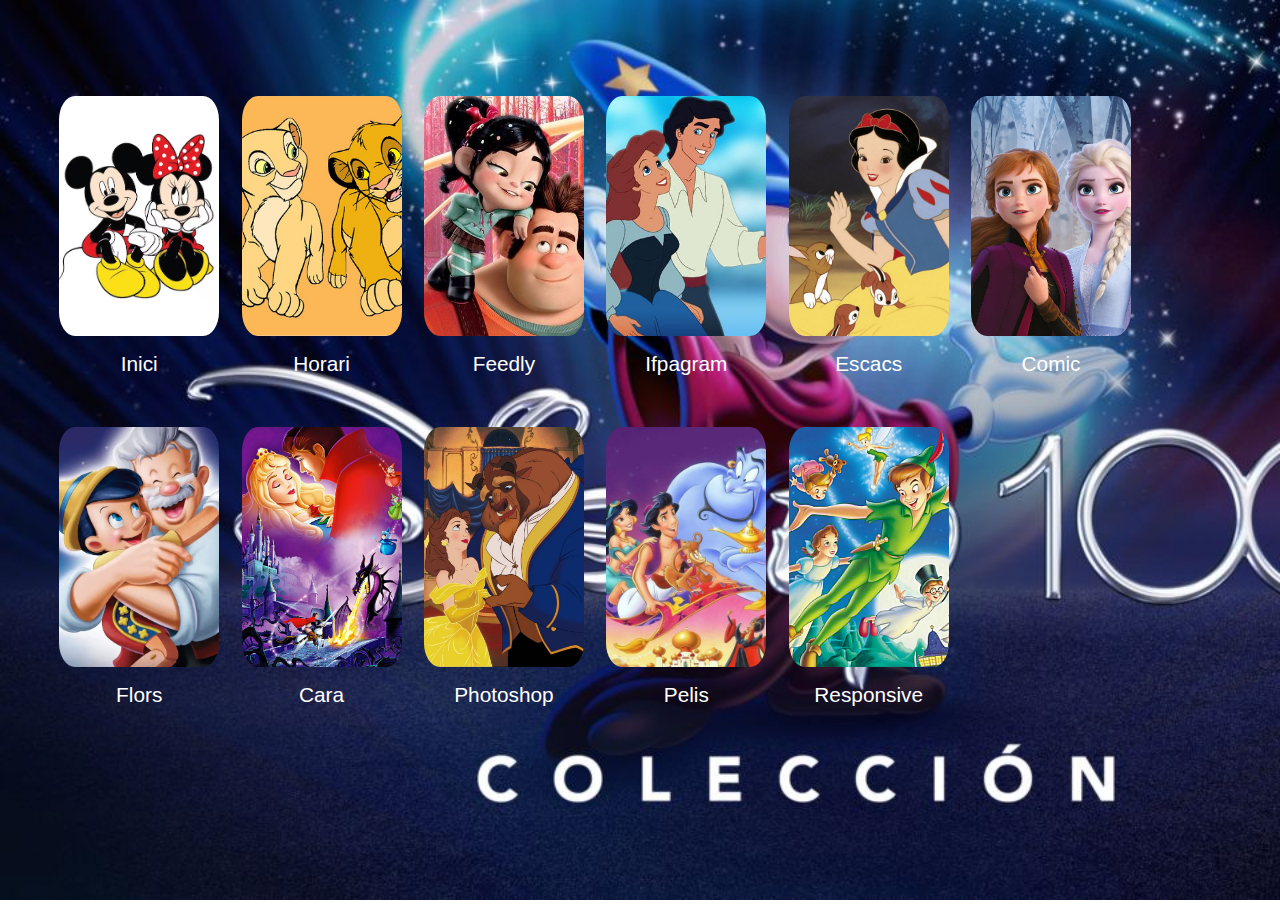
<file: index.html>
<!DOCTYPE html>
<html lang="en">
<head>
    <meta charset="UTF-8">
    <meta name="viewport" content="width=device-width, initial-scale=1.0">
    <title>Portfoli Adrián</title>
    <link rel="stylesheet" href="style.css">
</head>
<body>

    <ul>
        <a id="a01" href="MP08_UF1_01_romeraa/index.html">
            <li class="practica">Inici</li>
        </a>
        <a id="a02" href="MP08_UF1_02_romeraa/index.html">
            <li class="practica">Horari</li>
        </a>
        <a id="a03" href="MP08_UF1_03_feedly_romeraa/index.html">
            <li class="practica">Feedly</li>
        </a>
        <a id="a04" href="MP08_UF1_04_romeraa/index.html">
            <li class="practica">Ifpagram</li>
        </a>
        <a id="a05" href="MP08_UF1_05_romeraa/index.html">
            <li class="practica">Escacs</li>
        </a>
        <a id="a06" href="MP08_UF1_06_romeraa/index.html">
            <li class="practica">Comic</li>
        </a>
        <a id="a07" href="MP08_UF1_07_romeraa/index.html">
            <li class="practica">Flors</li>
        </a>
        <a id="a08" href="MP08_UF1_08_romeraa/index.html">
            <li class="practica">Cara</li>
        </a>
        <a id="a09" href="MP08_UF1_09_photoshop/index.html">
            <li class="practica">Photoshop</li>
        </a>
        <a id="a10" href="MP08_UF1_10_pelys_romeraa/index.html">
            <li class="practica">Pelis</li>
        </a>
        <a id="a11" href="MP08_UF1_12_romeraa/index.html">
            <li class="practica">Responsive</li>
        </a>
    </ul>
</body>
</html>
</file>
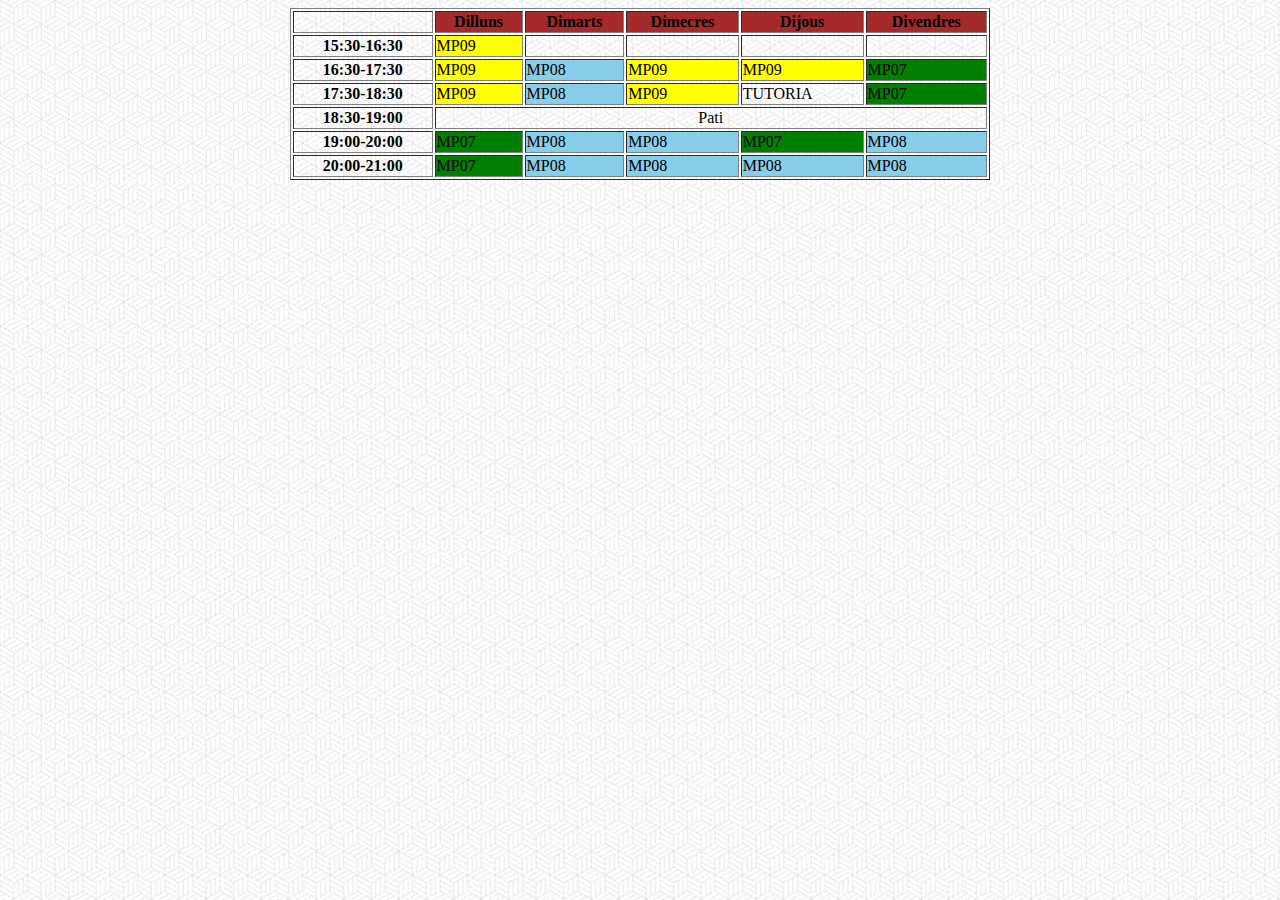
<file: MP08_UF1_02_romeraa/index.html>
<html>
    <head>

    </head>
    <body background="img/patron.jpeg">
        <table border="1" width="700px" align="center">
            <tr width="70px">
                <td></td>
                <th bgcolor="brown">Dilluns</th>
                <th bgcolor="brown">Dimarts</th>
                <th bgcolor="brown">Dimecres</th>
                <th bgcolor="brown">Dijous</th>
                <th bgcolor="brown">Divendres</th>
            </tr>
            <tr>
                <th>15:30-16:30</th>
                <td bgcolor="yellow">MP09</td>
                <td></td>
                <td></td>
                <td></td>
                <td></td>
            </tr>
            <tr>
                <th>16:30-17:30</th>
                <td bgcolor="yellow">MP09</td>
                <td bgcolor="skyblue">MP08</td>
                <td bgcolor="yellow">MP09</td>
                <td bgcolor="yellow">MP09</td>
                <td bgcolor="green">MP07</td>
            </tr>
            <tr>
                <th>17:30-18:30</th>
                <td bgcolor="yellow">MP09</td>
                <td bgcolor="skyblue">MP08</td>
                <td bgcolor="yellow">MP09</td>
                <td>TUTORIA</td>
                <td bgcolor="green">MP07</td>
            </tr>
            <tr>
                <th>18:30-19:00</th>
                <td align="center" colspan="5">Pati</td>
            </tr>
            <tr>
                <th>19:00-20:00</th>
                <td bgcolor="green">MP07</td>
                <td bgcolor="skyblue">MP08</td>
                <td bgcolor="skyblue">MP08</td>
                <td bgcolor="green">MP07</td>
                <td bgcolor="skyblue">MP08</td>
            </tr>
            <tr>
                <th>20:00-21:00</th>
                <td bgcolor="green">MP07</td>
                <td bgcolor="skyblue">MP08</td>
                <td bgcolor="skyblue">MP08</td>
                <td bgcolor="skyblue">MP08</td>
                <td bgcolor="skyblue">MP08</td>
            </tr>
        </table>
    </body>
</html>
</file>
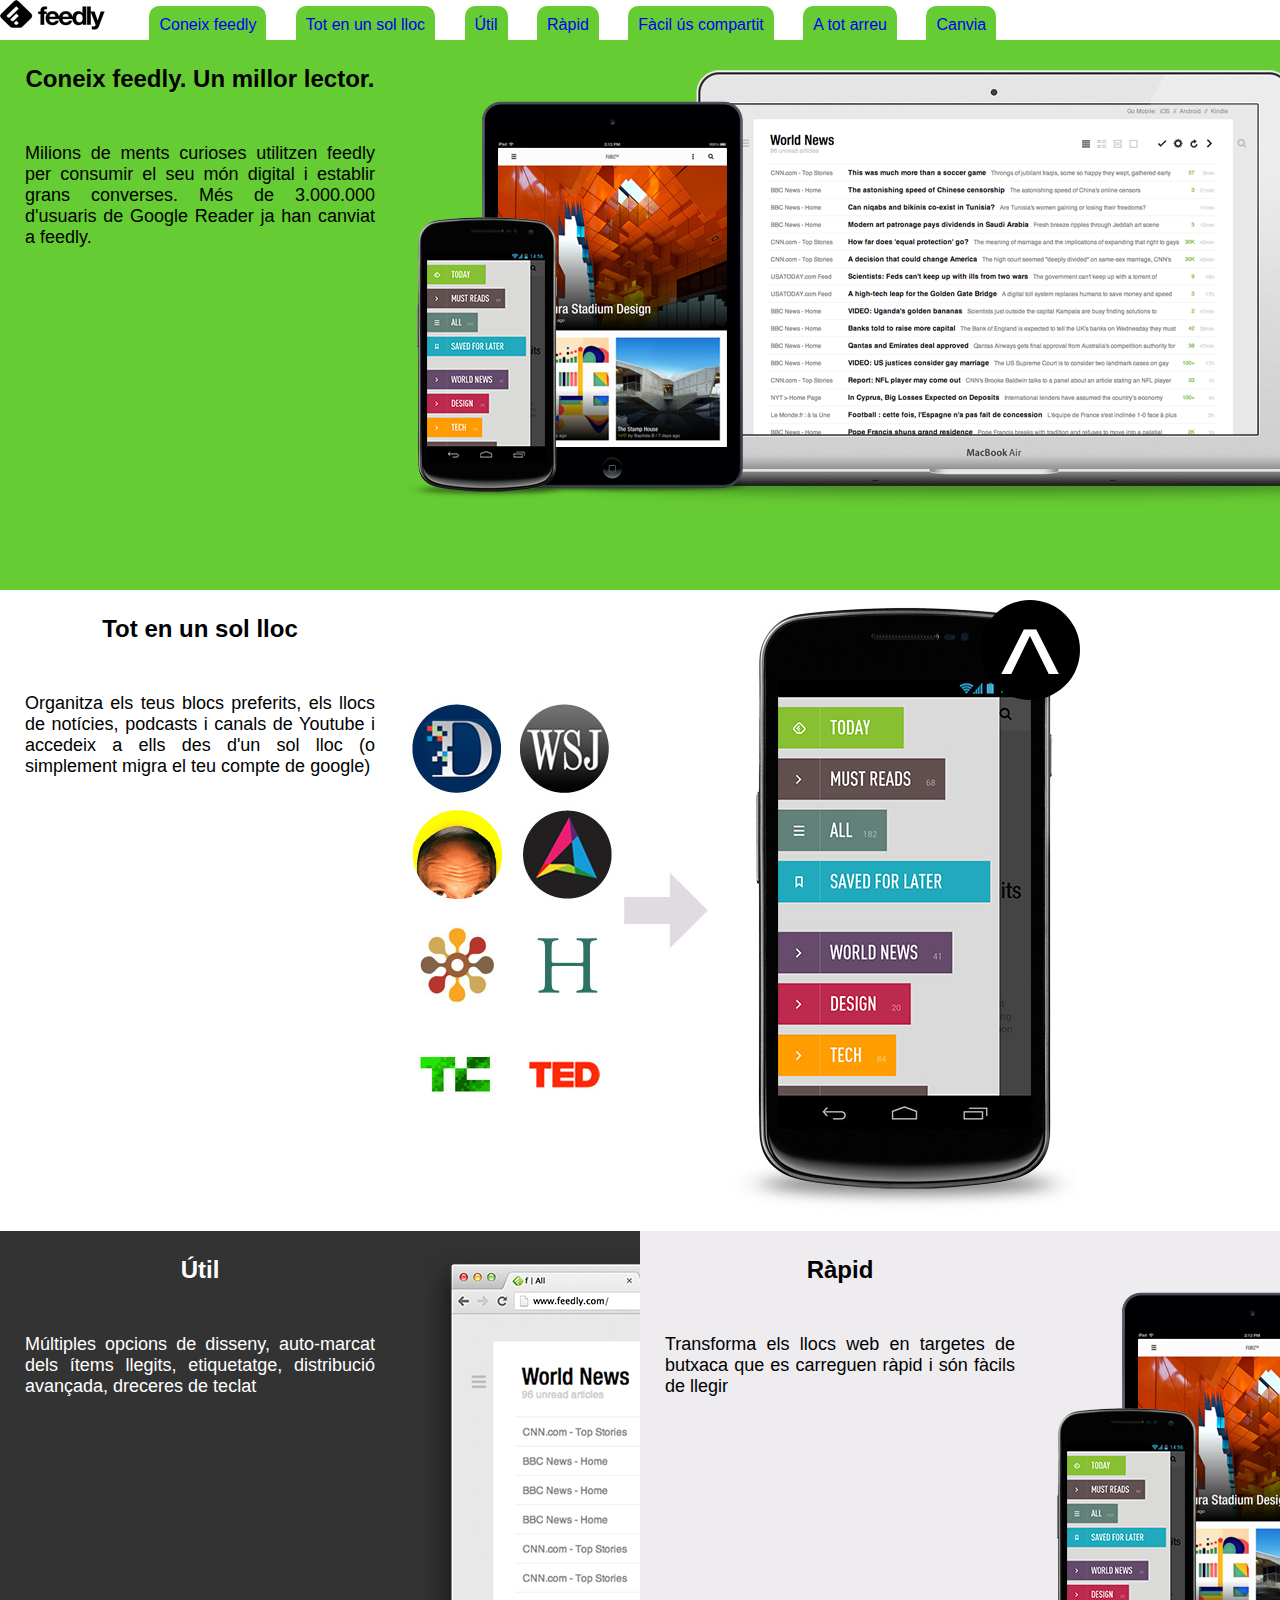
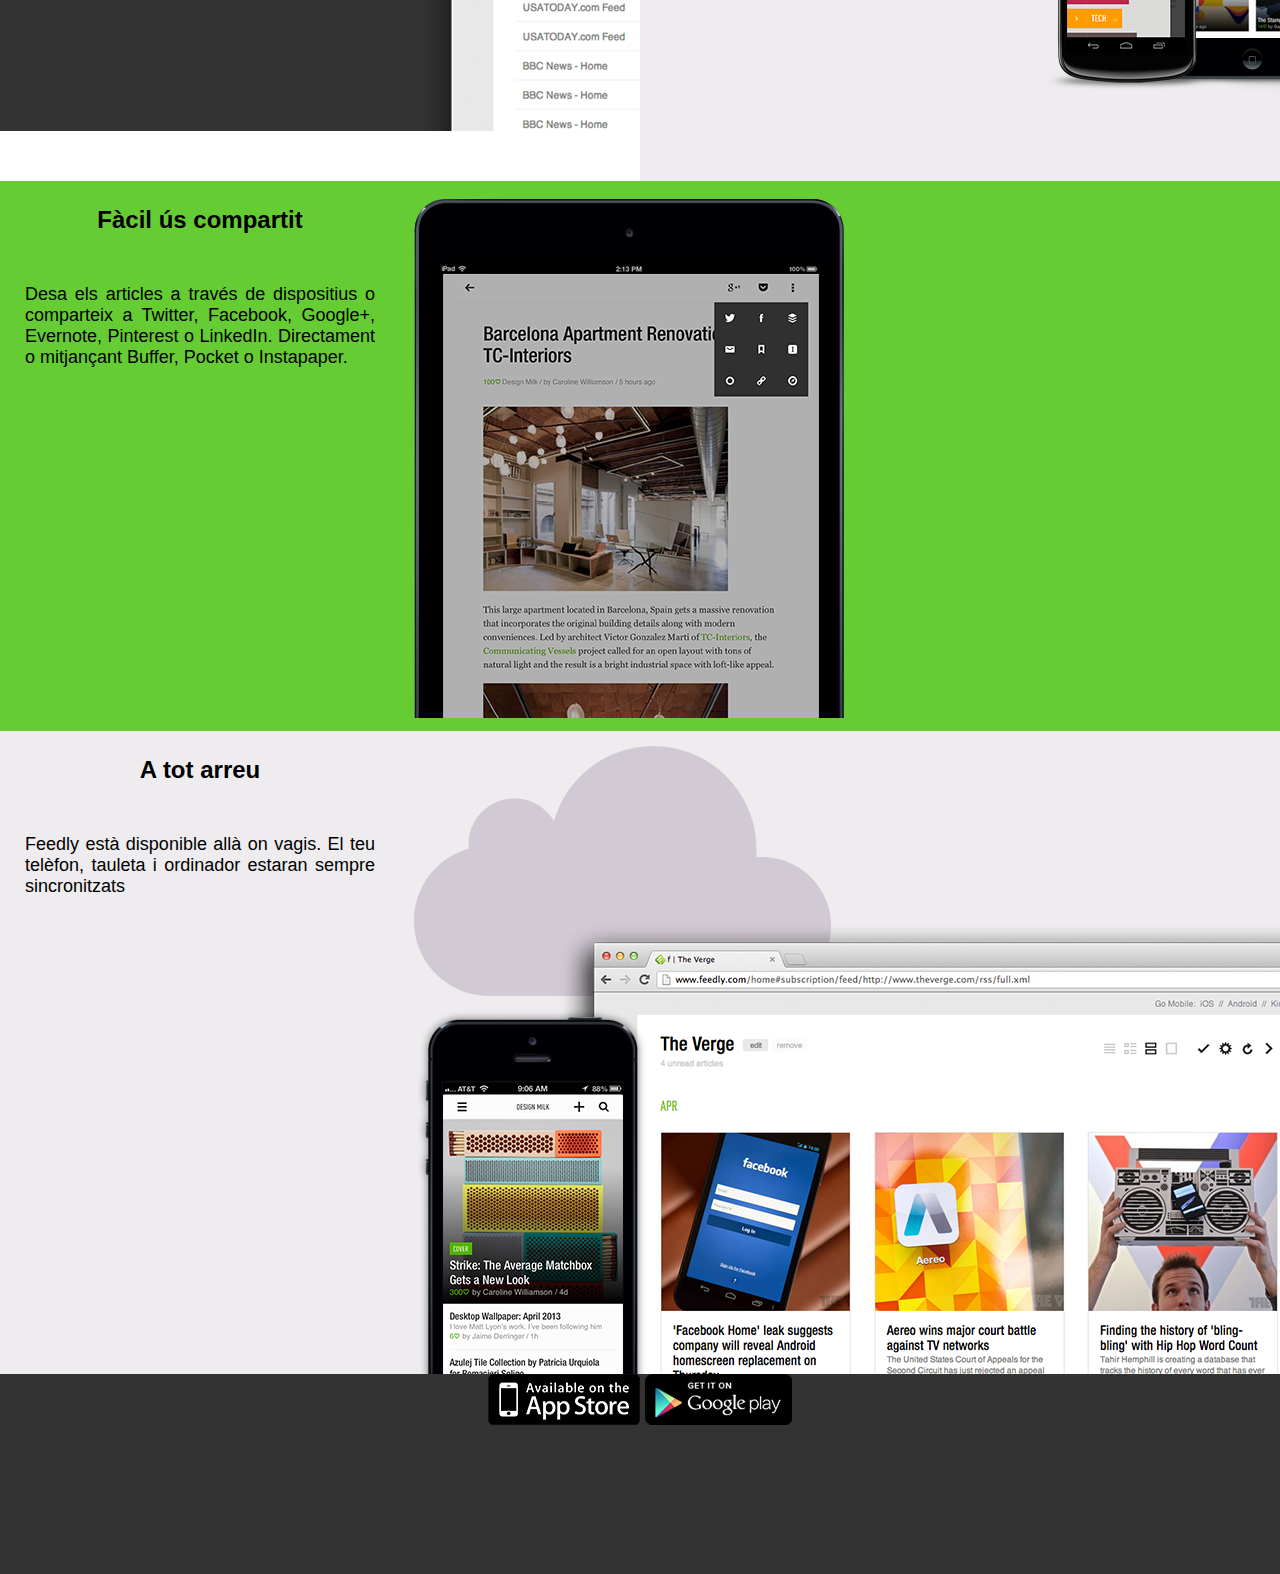
<file: MP08_UF1_03_feedly_romeraa/index.html>
<!DOCTYPE html>
<html lang="en">
<head>
    <meta charset="UTF-8">
    <meta name="viewport" content="width=device-width, initial-scale=1.0">
    <title>Feedly</title>
    <link rel="stylesheet" href="estils.css">
</head>
<body>
    <div id="menu">
        <a href="index.html"><img src="img/feedly-logo-small-black.png">
        </a>
        <ul>
            <li><a href="#coneix">Coneix feedly</a></li>
            <li><a href="#Tot">Tot en un sol lloc</a></li>
            <li><a href="#Útil">Útil</a></li>
            <li><a href="#Ràpid">Ràpid</a></li> 
            <li><a href="#Fàcil">Fàcil ús compartit</a></li> 
            <li><a href="#A">A tot arreu</a></li>
            <li><a href="#Canvia">Canvia</a></li> 
        </ul>
        
    </div>
    <div id="coneix">
        <h1>Coneix feedly. Un millor lector.</h1>
        <p>Milions de ments curioses utilitzen feedly per consumir el seu món digital i establir grans converses. 
        Més de 3.000.000 d'usuaris de Google Reader ja han canviat a feedly.</p>
    </div>

    <div id="Tot">
        <h1>Tot en un sol lloc</h1>
        <p>Organitza els teus blocs preferits, els llocs de notícies, podcasts i canals de Youtube i accedeix a ells des d'un sol lloc (o simplement migra el teu compte de google)</p>
    </div>

    <div id="Útil">
        <h1>Útil</h1>
        <p>Múltiples opcions de disseny, auto-marcat dels ítems llegits, etiquetatge, distribució avançada, dreceres de teclat</p>
    </div>

    <div id="Ràpid">
        <h1>Ràpid</h1>
        <p>Transforma els llocs web en targetes de butxaca que es carreguen ràpid i són fàcils de llegir</p>
    </div>

    <div id="Fàcil">
        <h1>Fàcil ús compartit</h1>
        <p>Desa els articles a través de dispositius o comparteix a Twitter, Facebook, Google+, Evernote, Pinterest o LinkedIn. Directament o mitjançant Buffer, Pocket o Instapaper.</p>
    </div>

    <div id="A">
        <h1>A tot arreu</h1>
        <p>Feedly està disponible allà on vagis. El teu telèfon, tauleta i ordinador estaran sempre sincronitzats</p>
    </div>

    <div id="Canvia">
        <a href="https://www.apple.com/es/app-store/" target="_blank">
            <img src="img/appstore.png" alt=""></a>
        <a href="https://play.google.com/store/apps/details?id=com.devhd.feedly&hl=es&gl=US&pli=1" target="_blank">
            <img src="img/googleplay.png" alt=""></a>
        
    </div>

    <a href="#menu">
        <div id="tornar">^</div>
    </a>


</body>
</html>
</file>
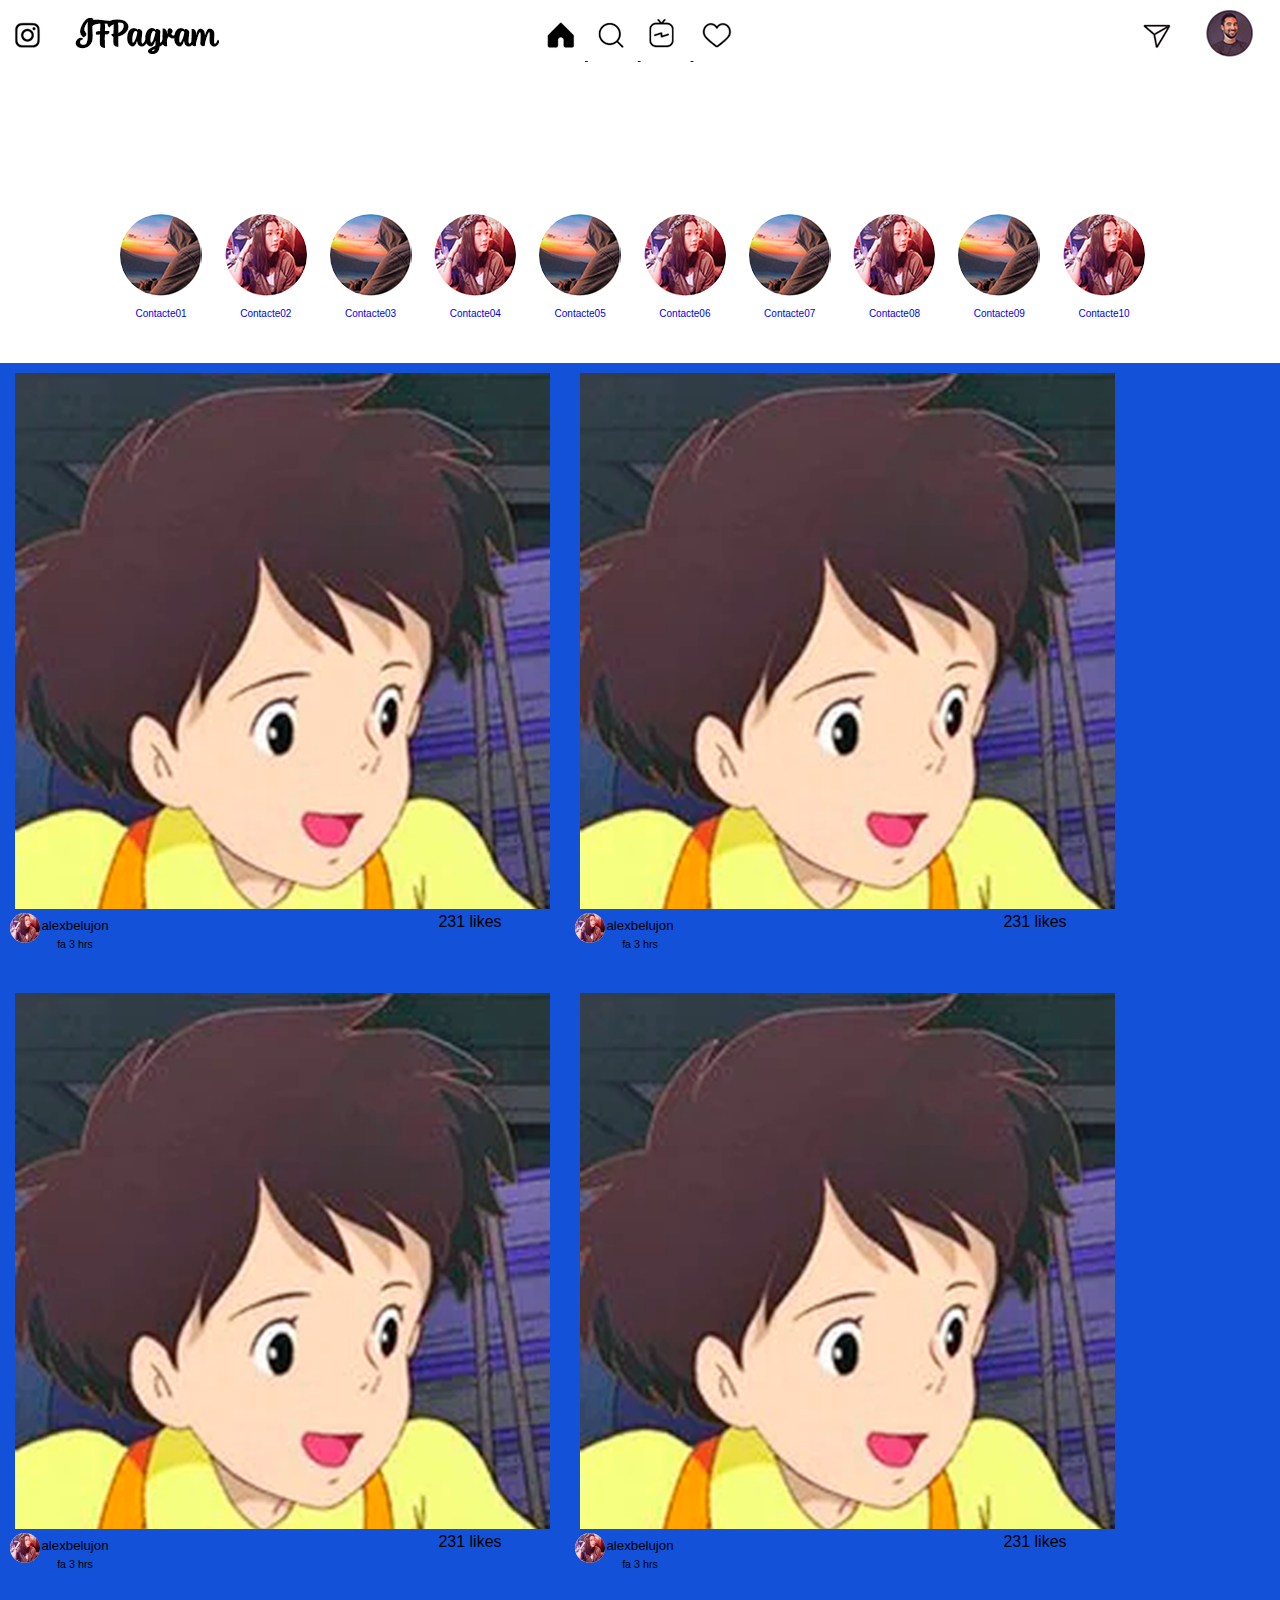
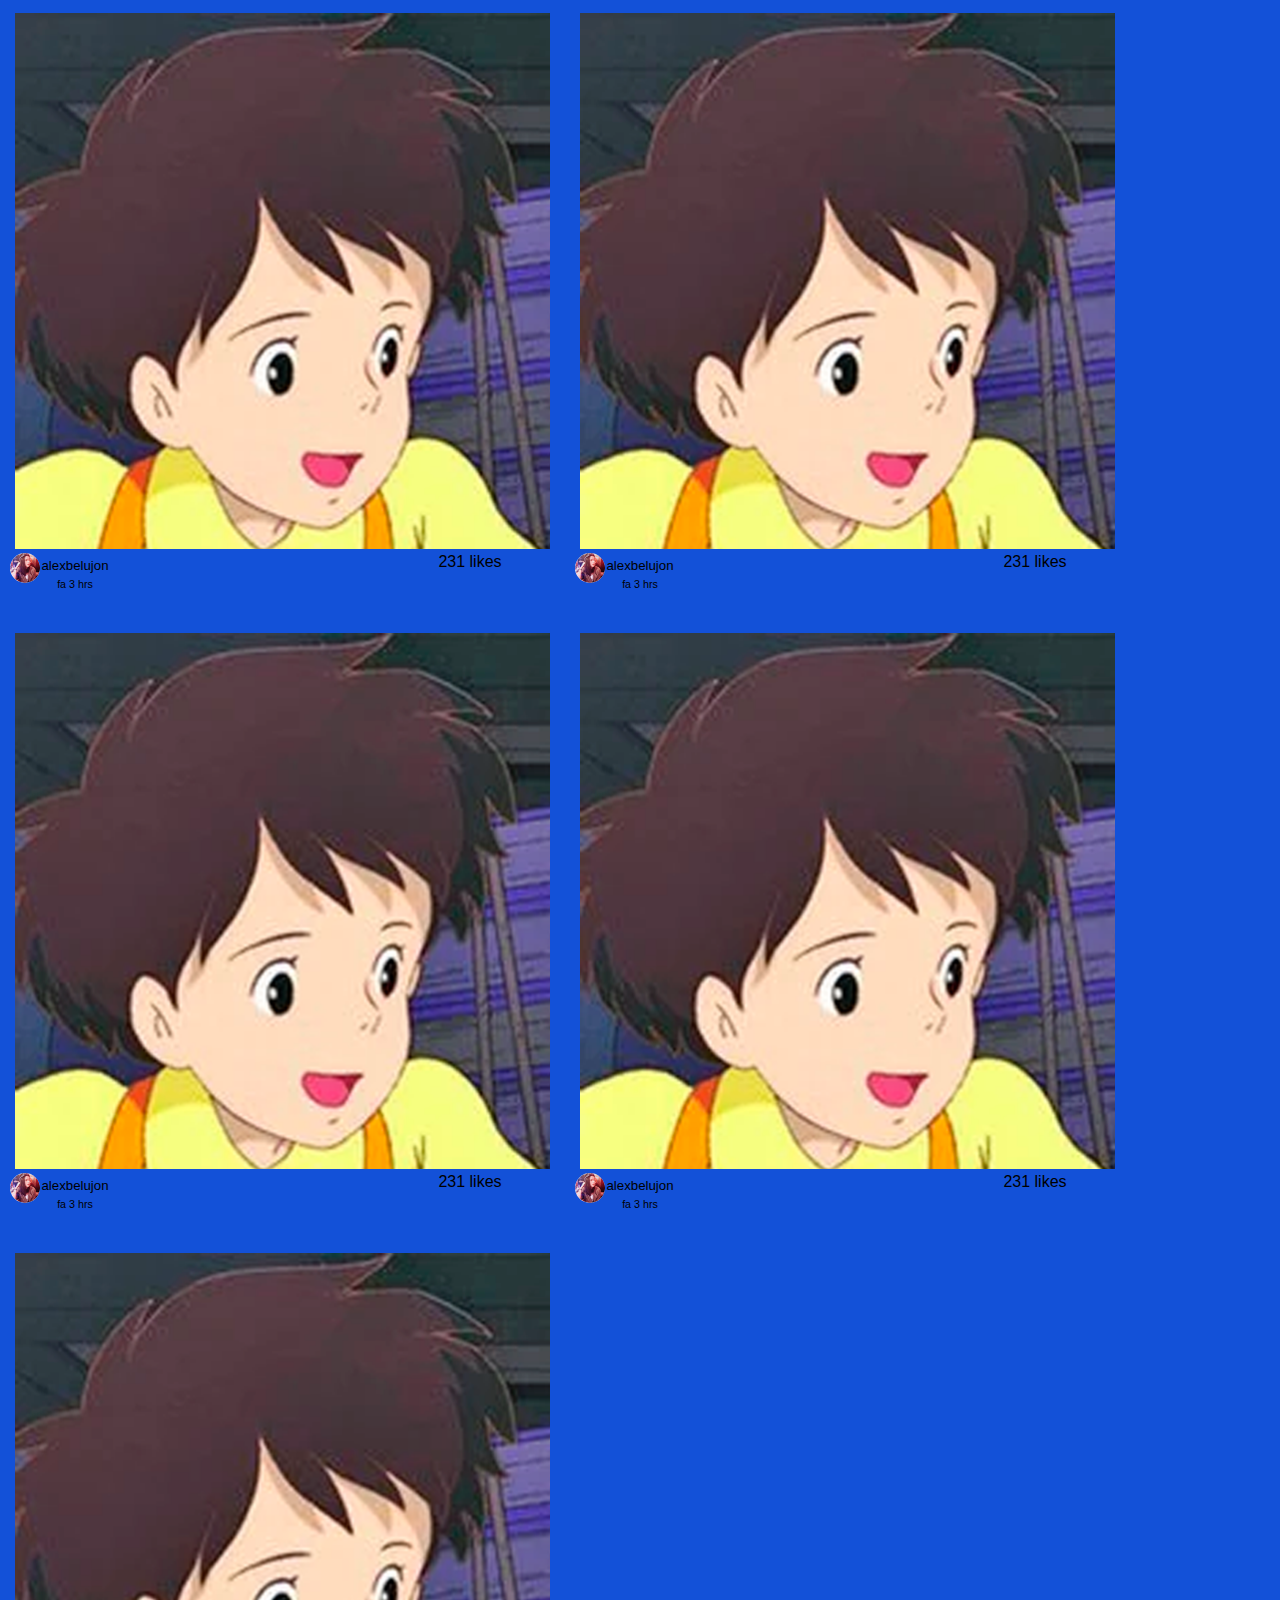
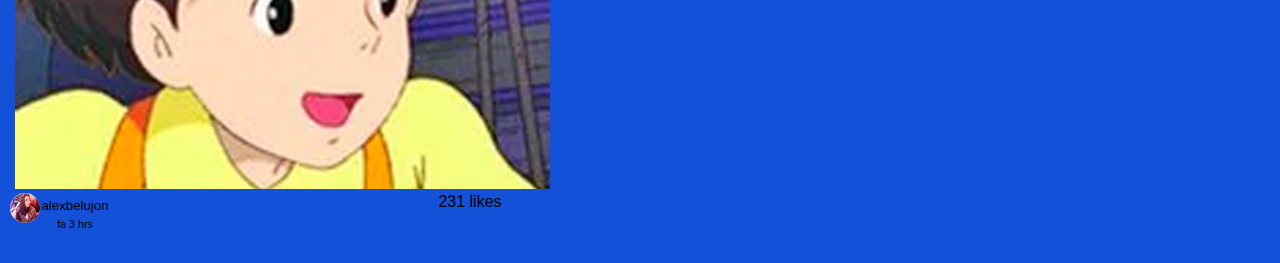
<file: MP08_UF1_04_romeraa/index.html>
<!DOCTYPE html>
<html lang="en">
<head>
    <meta charset="UTF-8">
    <meta name="viewport" content="width=device-width, initial-scale=1.0">
    <title>ifpagram</title>
    <link rel="stylesheet" href="css/reset.css">
    <link rel="stylesheet" href="css/style.css">
</head>
<body>
    <div class="menu">
        <div class="logo"><img src="img/ifpagram_03.png"></div>
        <div class="user"><img src="img/ifpagram_08.png"></div>
        <div class="nav">
            <ul>
                <a href="#"><li class="home"></li>
                <a href="#"><li class="search"></li>
                <a href="#"><li class="tv"></li>
                <a href="#"><li class="like"></li>
            </ul>
        </div>
        
    </div>
    <div class="contactes">
        <ul>
            <a href="#"><li id="contacte01">Contacte01</li></a>
            <a href="#"><li id="contacte02">Contacte02</li></a>
            <a href="#"><li id="contacte03">Contacte03</li></a>
            <a href="#"><li id="contacte04">Contacte04</li></a>
            <a href="#"><li id="contacte05">Contacte05</li></a>
            <a href="#"><li id="contacte06">Contacte06</li></a>
            <a href="#"><li id="contacte07">Contacte07</li></a>
            <a href="#"><li id="contacte08">Contacte08</li></a>
            <a href="#"><li id="contacte09">Contacte09</li></a>
            <a href="#"><li id="contacte10">Contacte10</li></a>
        </ul>
    </div>

    <div class="contingut">
        <div class="centrador">
                <div class="post" id="primer">
                    <img src="img/ifpagram_13.png" alt="">
                    <div class="postejador">
                        <img src="img/ifpagram_09.png" alt="">
                        <h5>alexbelujon</h5>
                        <h6>fa 3 hrs</h6>
                    </div>
                    <div class="reaccions">
                        <p>231 likes</p>
                        <b class="cor"></b>
                    </div>
                </div>

                <div class="post" id="segon">
                    <img src="img/ifpagram_13.png" alt="">
                    <div class="postejador">
                        <img src="img/ifpagram_09.png" alt="">
                        <h5>alexbelujon</h5>
                        <h6>fa 3 hrs</h6>
                    </div>
                    <div class="reaccions">
                        <p>231 likes</p>
                        <b class="cor"></b>
                    </div>
                </div>
                <div class="post" id="tercer">
                    <img src="img/ifpagram_13.png" alt="">
                    <div class="postejador">
                        <img src="img/ifpagram_09.png" alt="">
                        <h5>alexbelujon</h5>
                        <h6>fa 3 hrs</h6>
                    </div>
                    <div class="reaccions">
                        <p>231 likes</p>
                        <b class="cor"></b>
                    </div>
                </div>
                <div class="post" id="quart">
                    <img src="img/ifpagram_13.png" alt="">
                    <div class="postejador">
                        <img src="img/ifpagram_09.png" alt="">
                        <h5>alexbelujon</h5>
                        <h6>fa 3 hrs</h6>
                    </div>
                    <div class="reaccions">
                        <p>231 likes</p>
                        <b class="cor"></b>
                    </div>
                </div>
                <div class="post" id="cinquè">
                    <img src="img/ifpagram_13.png" alt="">
                    <div class="postejador">
                        <img src="img/ifpagram_09.png" alt="">
                        <h5>alexbelujon</h5>
                        <h6>fa 3 hrs</h6>
                    </div>
                    <div class="reaccions">
                        <p>231 likes</p>
                        <b class="cor"></b>
                    </div>
                </div>
                <div class="post" id="sisè">
                    <img src="img/ifpagram_13.png" alt="">
                    <div class="postejador">
                        <img src="img/ifpagram_09.png" alt="">
                        <h5>alexbelujon</h5>
                        <h6>fa 3 hrs</h6>
                    </div>
                    <div class="reaccions">
                        <p>231 likes</p>
                        <b class="cor"></b>
                    </div>
                </div>
                <div class="post" id="setè">
                    <img src="img/ifpagram_13.png" alt="">
                    <div class="postejador">
                        <img src="img/ifpagram_09.png" alt="">
                        <h5>alexbelujon</h5>
                        <h6>fa 3 hrs</h6>
                    </div>
                    <div class="reaccions">
                        <p>231 likes</p>
                        <b class="cor"></b>
                    </div>
                </div>
                <div class="post" id="vuitè">
                    <img src="img/ifpagram_13.png" alt="">
                    <div class="postejador">
                        <img src="img/ifpagram_09.png" alt="">
                        <h5>alexbelujon</h5>
                        <h6>fa 3 hrs</h6>
                    </div>
                    <div class="reaccions">
                        <p>231 likes</p>
                        <b class="cor"></b>
                    </div>
                </div>
                <div class="post" id="novè">
                    <img src="img/ifpagram_13.png" alt="">
                    <div class="postejador">
                        <img src="img/ifpagram_09.png" alt="">
                        <h5>alexbelujon</h5>
                        <h6>fa 3 hrs</h6>
                    </div>
                    <div class="reaccions">
                        <p>231 likes</p>
                        <b class="cor"></b>
                    </div>
                </div>
         </div>
    </div>



    
    
</body>
</html>
</file>
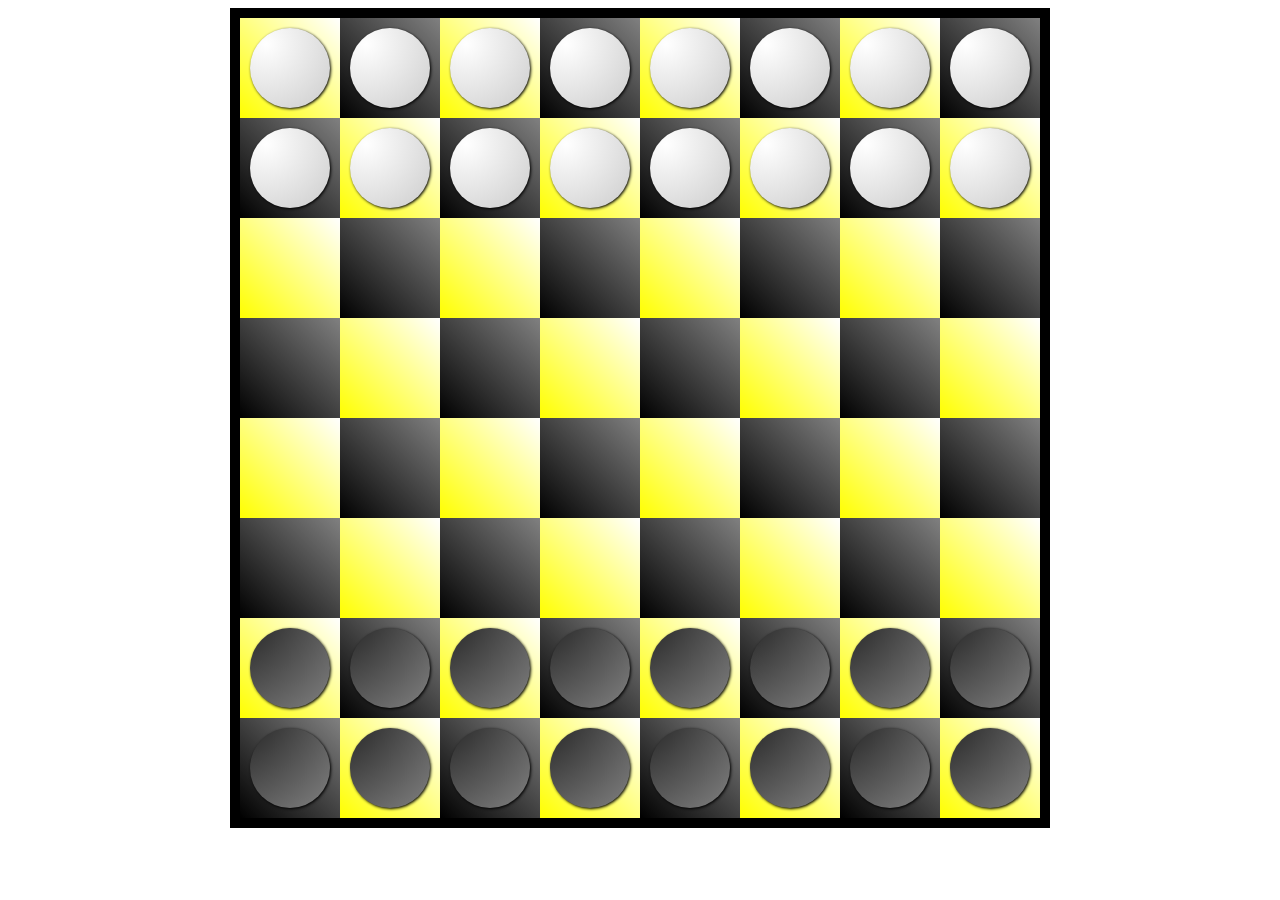
<file: MP08_UF1_05_romeraa/index.html>
<!DOCTYPE html>
<html lang="en">
<head>
    <meta charset="UTF-8">
    <meta name="viewport" content="width=device-width, initial-scale=1.0">
    <title>Escacs</title>
    <link rel="stylesheet" href="style.css">
</head>
<body>
    <div class="taulell">
       <div class="filera">
        <div class="casella"><b></b></div>
        <div class="casella"><b></b></div>
        <div class="casella"><b></b></div>
        <div class="casella"><b></b></div>
        <div class="casella"><b></b></div>
        <div class="casella"><b></b></div>
        <div class="casella"><b></b></div>
        <div class="casella"><b></b></div>
       </div>
       <div class="filera">
        <div class="casella"><b></b></div>
        <div class="casella"><b></b></div>
        <div class="casella"><b></b></div>
        <div class="casella"><b></b></div>
        <div class="casella"><b></b></div>
        <div class="casella"><b></b></div>
        <div class="casella"><b></b></div>
        <div class="casella"><b></b></div>
       </div>
       <div class="filera">
        <div class="casella"><b></b></div>
        <div class="casella"><b></b></div>
        <div class="casella"><b></b></div>
        <div class="casella"><b></b></div>
        <div class="casella"><b></b></div>
        <div class="casella"><b></b></div>
        <div class="casella"><b></b></div>
        <div class="casella"><b></b></div>
       </div>
       <div class="filera">
        <div class="casella"><b></b></div>
        <div class="casella"><b></b></div>
        <div class="casella"><b></b></div>
        <div class="casella"><b></b></div>
        <div class="casella"><b></b></div>
        <div class="casella"><b></b></div>
        <div class="casella"><b></b></div>
        <div class="casella"><b></b></div>
       </div>
       <div class="filera">
        <div class="casella"><b></b></div>
        <div class="casella"><b></b></div>
        <div class="casella"><b></b></div>
        <div class="casella"><b></b></div>
        <div class="casella"><b></b></div>
        <div class="casella"><b></b></div>
        <div class="casella"><b></b></div>
        <div class="casella"><b></b></div>
       </div>
       <div class="filera">
        <div class="casella"><b></b></div>
        <div class="casella"><b></b></div>
        <div class="casella"><b></b></div>
        <div class="casella"><b></b></div>
        <div class="casella"><b></b></div>
        <div class="casella"><b></b></div>
        <div class="casella"><b></b></div>
        <div class="casella"><b></b></div>
       </div>
       <div class="filera">
        <div class="casella"><b></b></div>
        <div class="casella"><b></b></div>
        <div class="casella"><b></b></div>
        <div class="casella"><b></b></div>
        <div class="casella"><b></b></div>
        <div class="casella"><b></b></div>
        <div class="casella"><b></b></div>
        <div class="casella"><b></b></div>
       </div>
       <div class="filera">
        <div class="casella"><b></b></div>
        <div class="casella"><b></b></div>
        <div class="casella"><b></b></div>
        <div class="casella"><b></b></div>
        <div class="casella"><b></b></div>
        <div class="casella"><b></b></div>
        <div class="casella"><b></b></div>
        <div class="casella"><b></b></div>
       </div>
    </div>
</body>
</html>
</file>
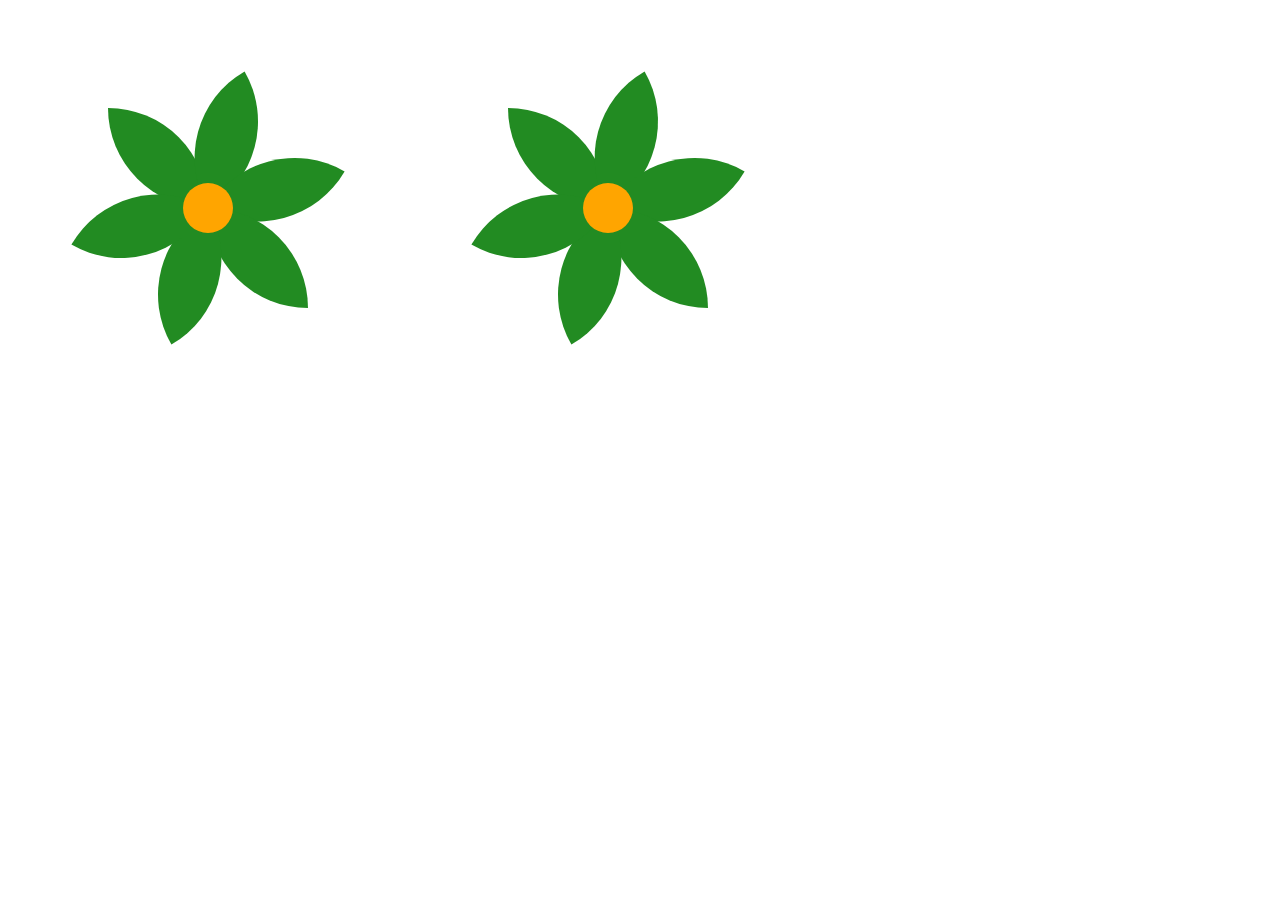
<file: MP08_UF1_07_romeraa/index.html>
<!DOCTYPE html>
<html lang="en">
<head>
    <meta charset="UTF-8">
    <meta name="viewport" content="width=device-width, initial-scale=1.0">
    <title>Floreta</title>
    <link rel="stylesheet" href="css/estil.css">
</head>
<body>
    <div class="flor">
        <div class="petal" id="primer"></div>
        <div class="petal" id="segon"></div>
        <div class="petal" id="tercer"></div>
        <div class="petal" id="quart"></div>
        <div class="petal" id="cinque"></div>
        <div class="petal" id="sise"></div>
        <div class="cor"></div>
    </div>

    <div class="flor">
        <div class="petal" id="primer"></div>
        <div class="petal" id="segon"></div>
        <div class="petal" id="tercer"></div>
        <div class="petal" id="quart"></div>
        <div class="petal" id="cinque"></div>
        <div class="petal" id="sise"></div>
        <div class="cor"></div>
    </div>
</body>
</html>
</file>
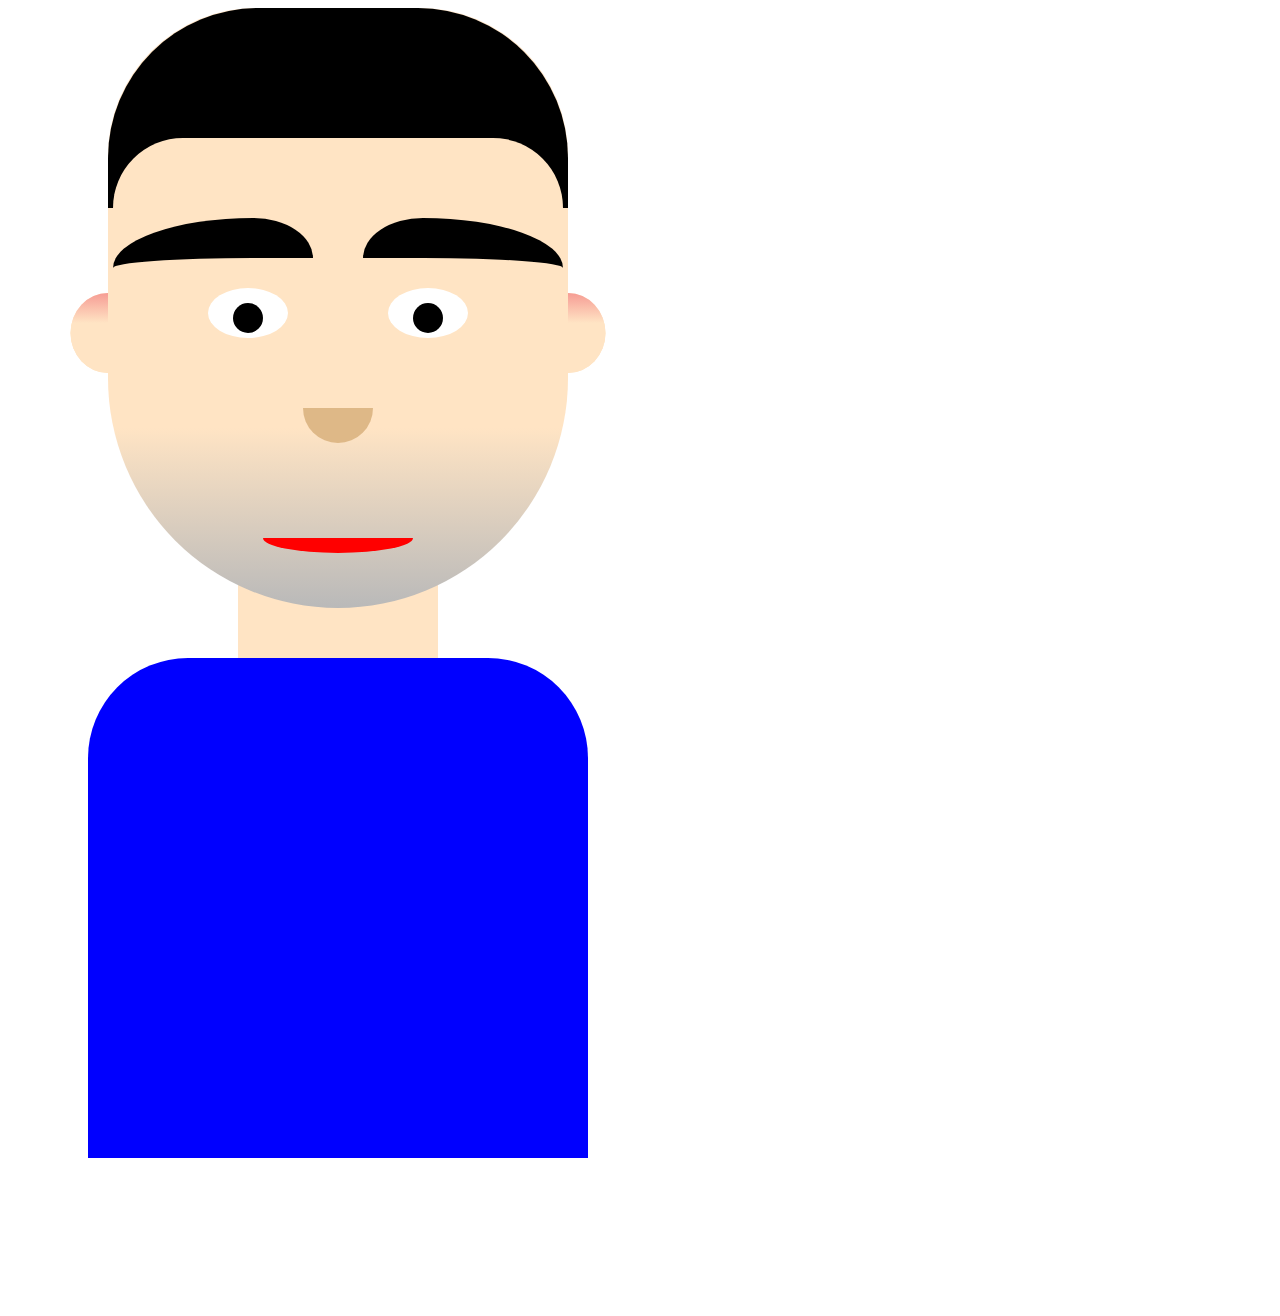
<file: MP08_UF1_08_romeraa/index.html>
<!DOCTYPE html>
<html lang="en">
<head>
    <meta charset="UTF-8">
    <meta name="viewport" content="width=device-width, initial-scale=1.0">
    <title>Cara</title>
    <link rel="stylesheet" href="estil.css">
</head>
<body>
    <div class="cap">
        <div class="pel">
            <div class="front"></div>
        </div>
        

        <div class="celles">
            <div class="celle esq"></div>
            <div class="celle dre"></div>
        </div>

        <div class="ulls">
            <div class="ull esq">
                <div class="pupila"></div>
            </div>
            <div class="ull dre">
                <div class="pupila"></div>
            </div>
        </div>
        <div class="orelles">
            <div class="orella esq"></div>
            <div class="orella dre"></div>
        </div>
        <div class="nas"></div>
        <div class="boca"></div>

    </div>

    <div class="coll"></div>
    <div class="samarreta"></div>

</body>

</html>
</file>
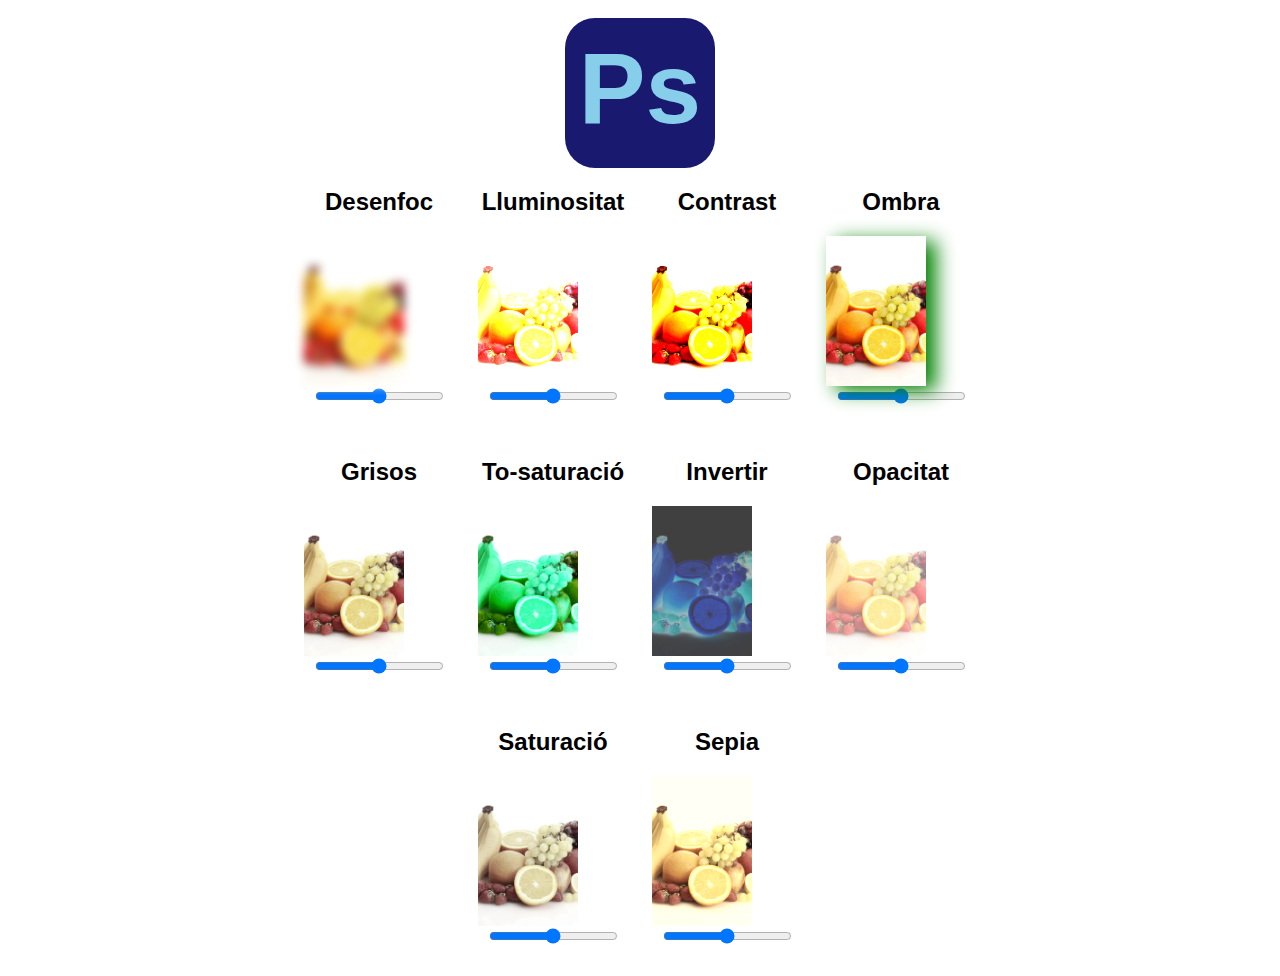
<file: MP08_UF1_09_photoshop/index.html>
<!DOCTYPE html>
<html lang="en">
<head>
    <meta charset="UTF-8">
    <meta name="viewport" content="width=device-width, initial-scale=1.0">
    <title>Photoshop</title>
    <link rel="stylesheet" href="css/style.css">
</head>
<body>
   <div class="contenidor">

    <div class="efecte desenfoc">
        <h2>Desenfoc</h2>
        <div class="imatge"></div>
        <input type="range">
    </div> <div class="efecte lluminositat">
        <h2>Lluminositat</h2>
        <div class="imatge"></div>
        <input type="range">
    </div> <div class="efecte contrast">
        <h2>Contrast</h2>
        <div class="imatge"></div>
        <input type="range">
    </div> <div class="efecte ombra">
        <h2>Ombra</h2>
        <div class="imatge"></div>
        <input type="range">
    </div> <div class="efecte grisos">
        <h2>Grisos</h2>
        <div class="imatge"></div>
        <input type="range">
    </div> <div class="efecte to">
        <h2>To-saturació</h2>
        <div class="imatge"></div>
        <input type="range">
    </div> <div class="efecte invertir">
        <h2>Invertir</h2>
        <div class="imatge"></div>
        <input type="range">
    </div> <div class="efecte opacitat">
        <h2>Opacitat</h2>
        <div class="imatge"></div>
        <input type="range">
    </div> <div class="efecte saturar">
        <h2>Saturació</h2>
        <div class="imatge"></div>
        <input type="range">
    </div> <div class="efecte sepia">
        <h2>Sepia</h2>
        <div class="imatge"></div>
        <input type="range">
    </div>
   </div>
</body>
</html>
</file>
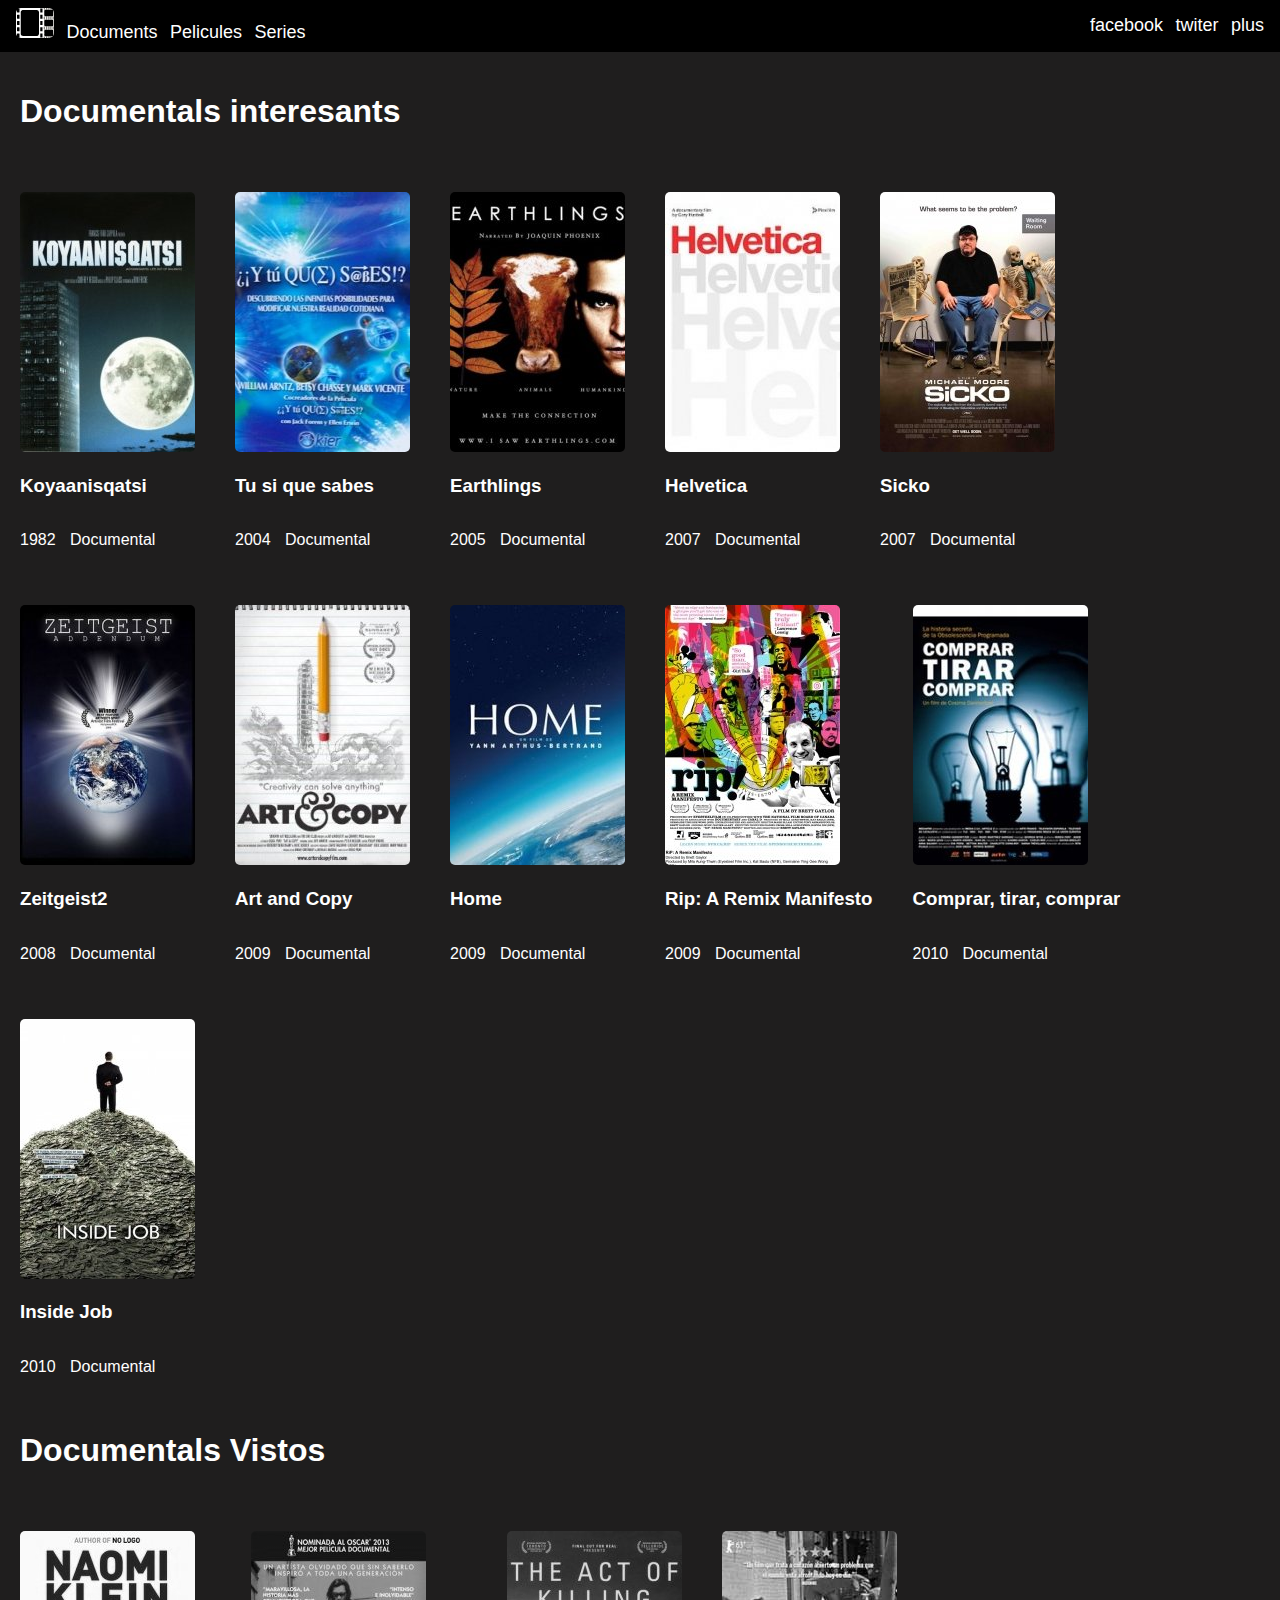
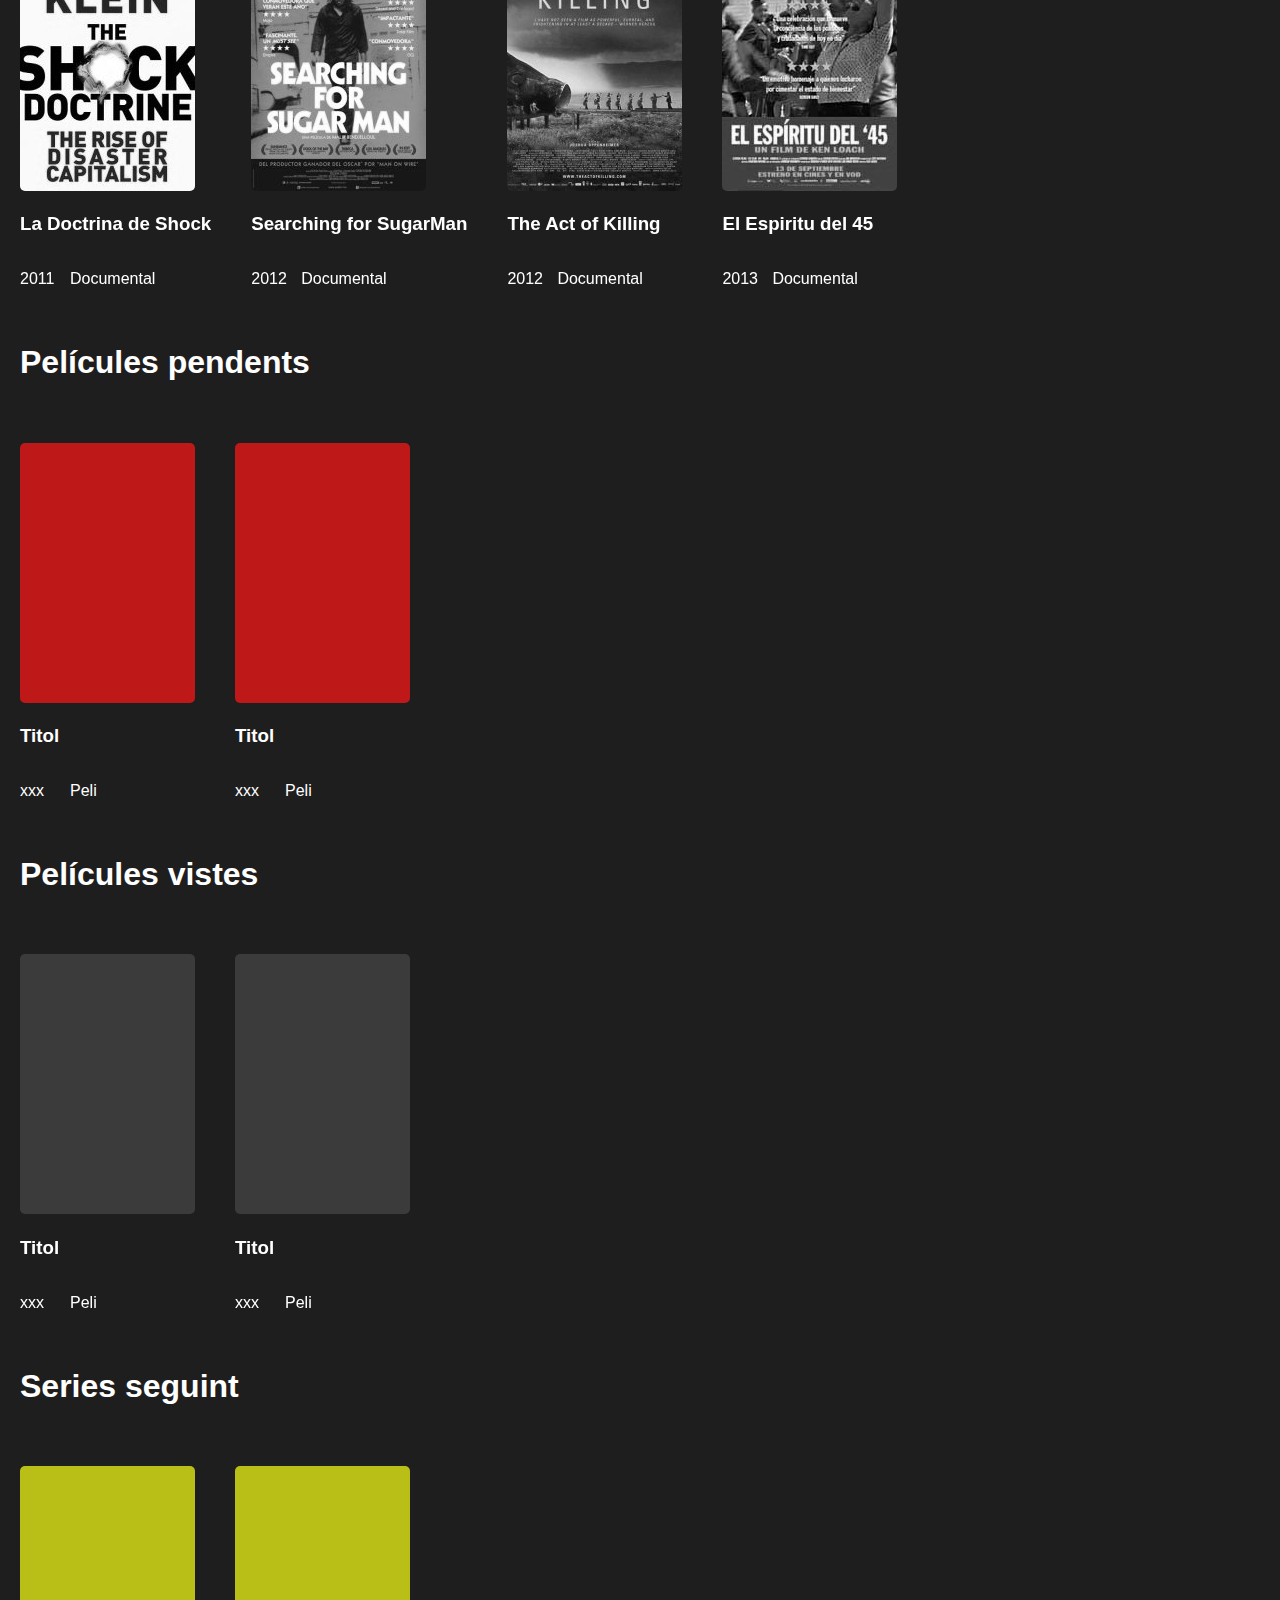
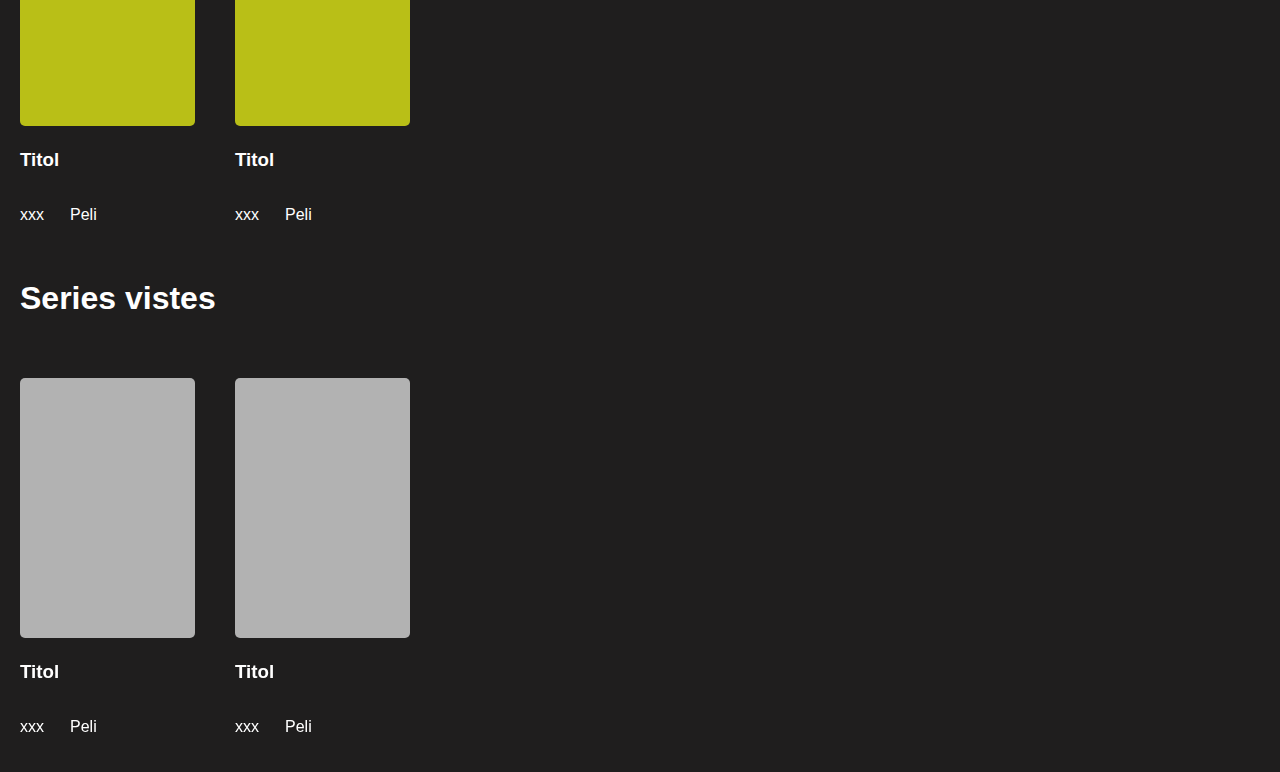
<file: MP08_UF1_10_pelys_romeraa/index.html>
<!DOCTYPE html>
<html lang="en">
<head>
    <meta charset="UTF-8">
    <meta name="viewport" content="width=device-width, initial-scale=1.0">
    <title>pel.ys</title>
    <link rel="stylesheet" href="css/style.css">
</head>
<body>
    <body>
        <body>
            <header>
                <div>
                    <nav>
                        <img src="img/logo.png" alt="">
                        <a href="">Documents</a>
                        <a href="">Pelicules</a>
                        <a href="">Series</a>
                    </nav>
                </div>
                <nav>
                    <a href="">facebook</a>
                    <a href="">twiter</a>
                    <a href="">plus</a>
                </nav>
            </header>
    
            <h1>Documentals interesants</h1>
    
    
            <div class="gallery">
                <!-- Película 1-->
                <div class="movie">
                  <img src="img/1982Koyaanisqatsi.jpg">
                    <h3>Koyaanisqatsi</h3>
                    <p>1982</p><p>Documental</p>
                    
                  </div>
                </div>
    
                <div class="gallery">
                    <!-- Película 2-->
                    <div class="movie">
                      <img src="img/2004YTuQueSabes.jpg">                    
                        <h3>Tu si que sabes</h3>
                        <p>2004</p><p>Documental</p>
                        
                      </div>
                    </div>
    
                    <div class="gallery">
                        <!-- Película 3-->
                        <div class="movie">
                          <img src="img/2005Earthlings.jpg">                    
                            <h3>Earthlings</h3>
                            <p>2005</p><p>Documental</p>
                            
                          </div>
                        </div>
    
                        <div class="gallery">
                            <!-- Película 4-->
                            <div class="movie">
                              <img src="img/2007Helvetica.jpg">                    
                                <h3>Helvetica</h3>
                                <p>2007</p><p>Documental</p>
                                
                              </div>
                            </div>
    
                            <div class="gallery">
                                <!-- Película 5-->
                                <div class="movie">
                                  <img src="img/2007Sicko.jpg">                    
                                    <h3>Sicko</h3>
                                    <p>2007</p><p>Documental</p>
                                    
                                  </div>
                                </div>
    
                                <div class="gallery">
                                    <!-- Película 6-->
                                    <div class="movie">
                                      <img src="img/2008Zeitgeist2.jpg">                    
                                        <h3>Zeitgeist2</h3>
                                        <p>2008</p><p>Documental</p>
                                        
                                      </div>
                                    </div>
    
                                    <div class="gallery">
                                        <!-- Película 7-->
                                        <div class="movie">
                                          <img src="img/2009ArtAndCopy.jpg">                    
                                            <h3>Art and Copy</h3>
                                            <p>2009</p><p>Documental</p>
                                            
                                          </div>
                                        </div>
    
                                        <div class="gallery">
                                            <!-- Película 8-->
                                            <div class="movie">
                                              <img src="img/2009Home.jpg">                    
                                                <h3>Home</h3>
                                                <p>2009</p><p>Documental</p>
                                                
                                              </div>
                                            </div>
    
                                            <div class="gallery">
                                                <!-- Película 9-->
                                                <div class="movie">
                                                  <img src="img/2009RipARemixManifesto.jpg">                    
                                                    <h3>Rip: A Remix Manifesto </h3>
                                                    <p>2009</p><p>Documental</p>
                                                    
                                                  </div>
                                                </div>
    
                                                <div class="gallery">
                                                    <!-- Película 10-->
                                                    <div class="movie">
                                                      <img src="img/2010ComprarTirarComprar.jpg">                    
                                                        <h3>Comprar, tirar, comprar</h3>
                                                        <p>2010</p><p>Documental</p>
                                                        
                                                      </div>
                                                    </div>
    
                                                    <div class="gallery">
                                                        <!-- Película 11-->
                                                        <div class="movie">
                                                          <img src="img/2010InsideJob.jpg">                    
                                                            <h3>Inside Job</h3>
                                                            <p>2010</p><p>Documental</p>
                                                            
                                                          </div>
                                                        </div>
    </div>
    
    <h1>Documentals Vistos</h1>
    
    <div class="gallery">
        <!-- Película 12-->
        <div class="movie vista">
          <img src="img/2011LaDoctrinaDeShock.jpg">                    
            <h3>La Doctrina de Shock</h3>
            <p>2011</p><p>Documental</p>
            
          </div>
        </div>
    
    
        <div class="gallery">
            <!-- Película 13-->
            <div class="movie vista">
              <img src="img/2012SearchingForSugarMan.jpg">                    
                <h3>Searching for SugarMan</h3>
                <p>2012</p><p>Documental</p>
                
              </div>
            </div>
    
        <div class="gallery">
            <!-- Película 14-->
            <div class="movie vista">
                <img src="img/2012TheActOfKilling.jpg">                    
                <h3>The Act of Killing</h3>
                <p>2012</p><p>Documental</p>
                    
                </div>
             </div>
    
        <div class="gallery">
            <!-- Película 15-->
            <div class="movie vista">
                <img src="img/2013ElEspirituDel45.jpg">                    
                <h3>El Espiritu del 45</h3>
                <p>2013</p><p>Documental</p>
                    
                </div>
            </div>
    
    <h1>Películes pendents</h1>
    
        <div class="gallery">
            <!-- Película 16-->
            <div class="movie">
                <img src="img/XXXXpeli.jpg">                    
                <h3>Titol</h3>
                <p>xxx</p><p>Peli</p>
                    
                </div>
            </div>
    
            <div class="gallery">
                <!-- Película 17-->
                <div class="movie">
                    <img src="img/XXXXpeli.jpg">                    
                    <h3>Titol</h3>
                    <p>xxx</p><p>Peli</p>
                        
                    </div>
                </div>
    
    
    <h1>Películes vistes</h1>
    
                <div class="gallery">
                    <!-- Película 16-->
                    <div class="movie vista">
                        <img src="img/XXXXpeli.jpg">                    
                        <h3>Titol</h3>
                        <p>xxx</p><p>Peli</p>
                            
                        </div>
                    </div>
            
                    <div class="gallery">
                        <!-- Película 17-->
                        <div class="movie vista">
                            <img src="img/XXXXpeli.jpg">                    
                            <h3>Titol</h3>
                            <p>xxx</p><p>Peli</p>
                                
                            </div>
                        </div>
    
    <h1>Series seguint</h1>
    
    <div class="gallery">
        <!-- Película 16-->
        <div class="movie">
            <img src="img/XXXXserie.jpg">                    
            <h3>Titol</h3>
            <p>xxx</p><p>Peli</p>
                
            </div>
        </div>
    
        <div class="gallery">
            <!-- Película 17-->
            <div class="movie">
                <img src="img/XXXXserie.jpg">                    
                <h3>Titol</h3>
                <p>xxx</p><p>Peli</p>
                    
                </div>
            </div>
    
    <h1>Series vistes</h1>
    
            <div class="gallery">
                <!-- Película 16-->
                <div class="movie vista">
                    <img src="img/XXXXserie.jpg">                    
                    <h3>Titol</h3>
                    <p>xxx</p><p>Peli</p>
                        
                    </div>
                </div>
        
                <div class="gallery">
                    <!-- Película 17-->
                    <div class="movie vista">
                        <img src="img/XXXXserie.jpg">                    
                        <h3>Titol</h3>
                        <p>xxx</p><p>Peli</p>
                            
                        </div>
                    </div>
    
        </body>
    </html>
</body>
</html>
</file>
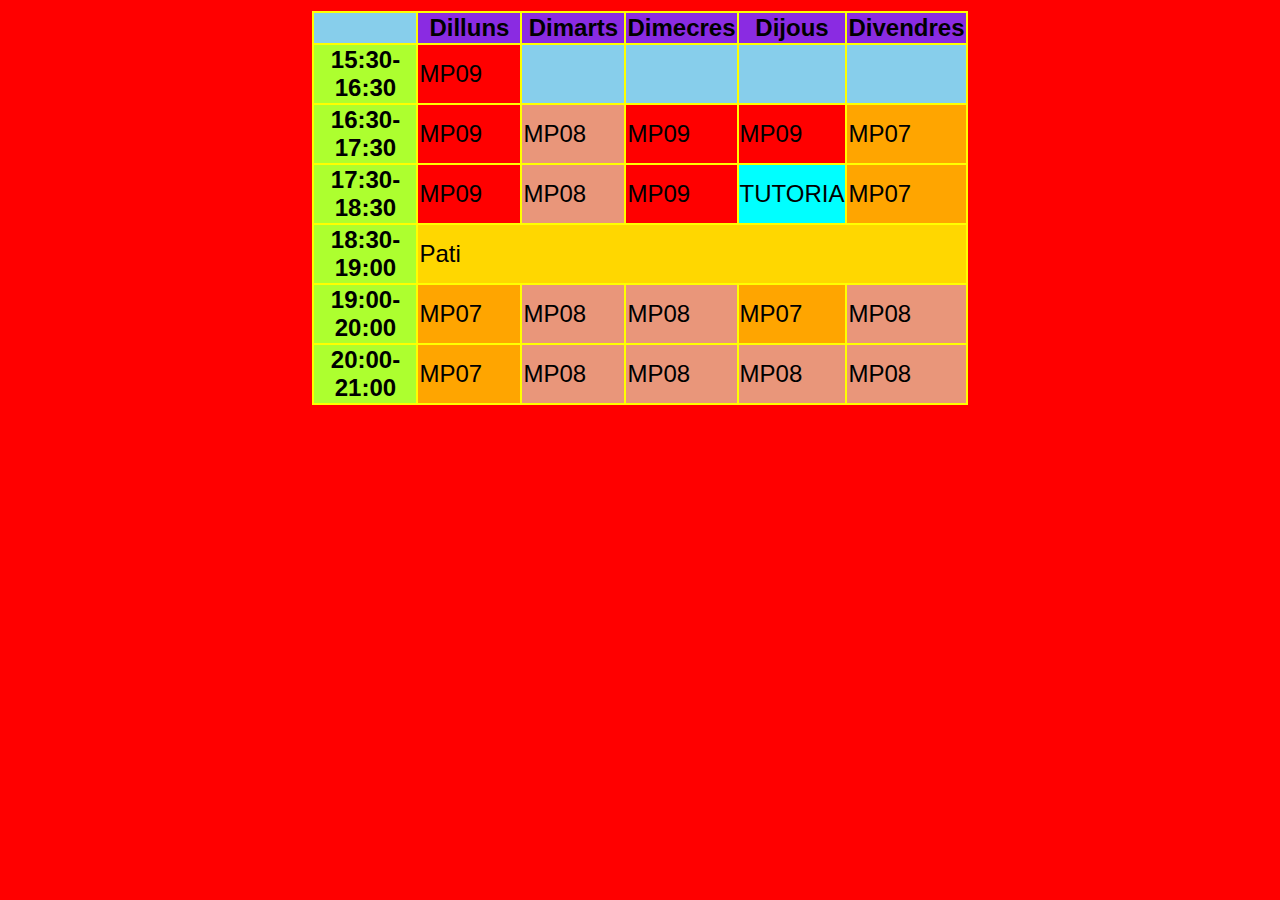
<file: MP08_UF1_02_romeraa/index_css.html>
<html>
    <head>
        <title>Horari</title>
        <meta charset="UTF-8">
        <meta name="author"     content="Adrian Romera">
        <style>
            body {background-color: #FF0000;
                font-family:Arial;}
            table { background-color: yellow; 
                    border: 3px solid red;
                    margin: auto;
                    font-size: 24px;
                    }
                td {
                    background-color: skyblue;
                    width: 100px;
                }
                th {
                    background-color: cornflowerblue;
                }
                .m7 {background-color: orange;font-family: Arial;}
                .m8 {background-color: darksalmon;font-family: Arial;}
                .m9 {background-color: red;font-family: Arial;}
                .tut {background-color: aqua;font-family: Arial;}
                .hora {background-color: greenyellow;font-family: Arial;}
                .dia {background-color: blueviolet;font-family: Arial;}
                .pati {background-color: gold;font-family: Arial;}

        </style>
    </head>
    <body>
        <table>
            <tr width="70px">
                <td></td>
                <th class="Dia">Dilluns</th>
                <th class="Dia">Dimarts</th>
                <th class="Dia">Dimecres</th>
                <th class="Dia">Dijous</th>
                <th class="Dia">Divendres</th>
            </tr>
            <tr>
                <th class="Hora">15:30-16:30</th>
                <td class="m9">MP09</td>
                <td></td>
                <td></td>
                <td></td>
                <td></td>
            </tr>
            <tr>
                <th class="Hora">16:30-17:30</th>
                <td class="m9">MP09</td>
                <td class="m8">MP08</td>
                <td class="m9">MP09</td>
                <td class="m9">MP09</td>
                <td class="m7">MP07</td>
            </tr>
            <tr>
                <th class="Hora">17:30-18:30</th>
                <td class="m9">MP09</td>
                <td class="m8">MP08</td>
                <td class="m9">MP09</td>
                <td class="Tut">TUTORIA</td>
                <td class="m7">MP07</td>
            </tr>
            <tr>
                <th class="Hora">18:30-19:00</th>
                <td class="Pati"colspan="5">Pati</td>
            </tr>
            <tr>
                <th class="Hora">19:00-20:00</th>
                <td class="m7">MP07</td>
                <td class="m8">MP08</td>
                <td class="m8">MP08</td>
                <td class="m7">MP07</td>
                <td class="m8">MP08</td>
            </tr>
            <tr>
                <th class="Hora">20:00-21:00</th>
                <td class="m7">MP07</td>
                <td class="m8">MP08</td>
                <td class="m8">MP08</td>
                <td class="m8">MP08</td>
                <td class="m8">MP08</td>
            </tr>
        </table>
    </body>

















</html>
</file>
<file: style.css>
html {
    height: 100%;
}

body {
    height: 100%;
    background-image: url("img/scale.jpg");
    background-repeat: no-repeat;
    background-size: 100vw 100vh;
    background-size: cover;
}


ul a {
    display: block;
    width: 10rem;
    height: 15rem;
    background: gold;
    border-radius: 10%;
    float: left;
    margin: 0.7rem;
    text-align: center;
    text-decoration: none;
    margin-top: 5rem;
}

ul a:hover {
    opacity: 50%;
    border-radius: 20%;
}


a {
    font-size: 1.3rem;
    font-family: Arial, Helvetica, sans-serif;
}

li {
    margin-top: 16rem;
    list-style: none;
    color: white;
}

#a01{
    background-image: url("img/mickey\ y\ minnie.jpg");
    background-size: 150%;
    background-repeat: no-repeat;
    background-position: 45%;
}

#a02{
    background-image: url("img/Simba\ y\ Nala.jpeg");
    background-size: 160%;
    background-repeat: no-repeat;
    background-position: 45%;
}

#a03{
    background-image: url("img/Ralph\ y\ Vanellope.jpg");
    background-size: 150%;
    background-repeat: no-repeat;
    background-position: 45%;
}

#a04{
    background-image: url("img/Ariel\ y\ Eric.jpg");
    background-size: 190%;
    background-repeat: no-repeat;
    background-position: 45%;
}

#a05{
    background-image: url("img/Blancanieves.jpeg");
    background-size: 150%;
    background-repeat: no-repeat;
    background-position: 45%;
}

#a06{
    background-image: url("img/Anna\ y\ Elsa.jpeg");
    background-size: 170%;
    background-repeat: no-repeat;
    background-position: 55%;
    background-position-y: 25%;
}

#a07{
    background-image: url("img/Pinocho.jpeg");
    background-size: 270%;
    background-repeat: no-repeat;
    background-position: 55%;
}

#a08{
    background-image: url("img/La\ Bella\ Durmiente.jpg");
    background-size: 110%;
    background-repeat: no-repeat;
    background-position: 55%;
    background-position-y: 25%;
}

#a09{
    background-image: url("img/La\ Bella\ y\ la\ Bestia.jpg");
    background-size: 200%;
    background-repeat: no-repeat;
    background-position: 45%;
}

#a10{
    background-image: url("img/Aladdin.jpg");
    background-size: 200%;
    background-repeat: no-repeat;
    background-position: 45%;
}

#a11{
    background-image: url("img/Peter Pan.jpg");
    background-size: 200%;
    background-repeat: no-repeat;
    background-position: 55%;
}


 /* disseny mobil*/
 @media screen and (max-width: 480px) {
    body {
    background-size: 100vw;
       background-position-x: center;
       background-position-y: top;
       margin-top: 50vw;
    }
}
</file>
<file: MP08_UF1_03_feedly_romeraa/estils.css>
body {
    font-family: Arial, "Helvetica", sans-serif;
    margin: 0;
    
}
h1 {
    text-align: center;
    font-size: 24px;
}

p {
    text-align: justify;
    font-size: 18px;
}

h1, p {
    width: 350px;
    margin: 0;
    padding: 25px;
}

li {
    display: inline;
    margin-right: 25px;
    background-color: #6c3;
    padding: 10px;
    border-top-left-radius: 10px;
    border-top-right-radius: 10px;
    
}

#menu {
    background-color: #fff;
    height: 40px;
}
#coneix {
    background-color: #6c3;
    height: 550px;
    background-image: url(img/img-hero-full-list.png);
    background-repeat: no-repeat;
    background-position: 400px 0;
}
#Tot {
    background-color: #fff;
    height: 641px;
    background-image: url(img/allinone.jpg);
    background-repeat: no-repeat;
    background-position: 400px 0;
}
#Útil {
    width: 50%;
    float: left;
    background-color: #333333;
    height: 500px;
    color: #fff;
    background-image: url(img/curator-short.png);
    background-repeat: no-repeat;
    background-position: 400px 0;
}
#Ràpid {
    width: 50%;
    float: right;
    background-color: #EEECEE;
    height: 550px;
    background-image: url(img/img-hero-full-list.png);
    background-repeat: no-repeat;
    background-position: 400px 0;
}
#Fàcil {
    clear: both;
    background-color: #6c3;
    height: 550px;
    background-image: url(img/mobile-share.png);
    background-repeat: no-repeat;
    background-position: 400px 0;
}
#A {
    background-color: #EEECEE;
    height: 643px;
    background-image: url(img/anywhere.png);
    background-repeat: no-repeat;
    background-position: 400px 0;
}
#Canvia {
    background-color: #333333;
    height: 200px;
    color: #fff;
    text-align: center;
}

#menu img {
    display: inline;
}
#canvia img {
    margin: 25px;
}
ul {
    display: inline-block;
}

#tornar {
    font-family: Arial, Helvetica, sans-serif;
    width: 100px;
    height: 100px;
    background-color: #000;
    color: #fff;
    position: fixed;
    bottom: 200px;
    right: 200px;
    border-radius: 50px;
    text-align: center;
    font-size: 125px;
}

a{
    text-decoration: none;
}
</file>
<file: MP08_UF1_04_romeraa/css/style.css>
body {
font-family: sans-serif;
}

.menu {
    height: 168px;
}

.contactes {
    height: 195px;
}

.contingut {
    background-color: #1351d8;
}

.centrador {
    overflow: hidden;
    width: 1665px;
    margin: 0 auto;
}

li {
    display: inline-block;
    margin: 10px;
    background-color: greenyellow;
    width: 82px;
    height: 82px;
    border-radius: 50px;
    text-align: center;
    line-height: 200px;
}

ul {
    width: 1060px;
    font-size: 10px;
    margin: auto;
    padding: 36px;
}

#contacte01 {
    background-image: url(../img/ifpagram_07.png);
}

#contacte01:hover {
    background-size: 200%;
    background-position: center;
}

#contacte02 {
    background-image: url(../img/ifpagram_09.png);
}

#contacte03 {
    background-image: url(../img/ifpagram_07.png);
}

#contacte04 {
    background-image: url(../img/ifpagram_09.png);
}

#contacte05 {
    background-image: url(../img/ifpagram_07.png);
}

#contacte06 {
    background-image: url(../img/ifpagram_09.png);
}

#contacte07 {
    background-image: url(../img/ifpagram_07.png);
}

#contacte08 {
    background-image: url(../img/ifpagram_09.png);
}

#contacte09 {
    background-image: url(../img/ifpagram_07.png);
}

#contacte10 {
    background-image: url(../img/ifpagram_09.png);
}

.logo {
    width: 310px;
    height: 50px;
    float: left;
    background-size: 80px;
    background-repeat: no-repeat;
    padding: 10px;

}

.nav {
    width: 336px;
    height: 50px;
    margin: auto;
    background-size: 80px;
    background-repeat: no-repeat;
    padding: 10px;
}

.user {
    width: 164px;
    height: 50px;
    float: right;
    background-size: 80px;
    background-repeat: no-repeat;
    padding: 10px;
}

.nav ul li {
    width: 42px;
    height: 42px;
    margin: 4px;
}

.nav ul {
    height: 50px;
    width: 210px;
    padding: 0%;
    margin: auto;
}

.home {
background-image: url(../img/ifpagram_04.png);
background-position: -9px;
}

.search {
background-image: url(../img/ifpagram_06.png);
background-position: -9px;
}

.tv {
background-image: url(../img/ifpagram_10.png);
background-position: -9px;
}

.like {
background-image: url(../img/ifpagram_11.png);
background-position: -9px;
}

.post {
    width: 545px;
    height: 600px;
    margin: 0 auto;
    padding: 10px;
    text-align: center;
    overflow: hidden;
    float: left;
}

.post img {
    width: 535px;
}
    
.post div {
    width: 100px;
}

.post .postejador {
    float: left;
}

.post .postejador img {
    width: 30px;
    border-radius: 50%;
    float: left;
}

.post .reaccions {
    width: 170px;
    float: right;
}

.post h5 {
    height: 25px;
    line-height: 25px;
}

.post h6 {
    height: 25px;
}

a:link {
    opacity: 100%;
}

a:hover {
    opacity: 60%;
    background-size: 200%;
}
</file>
<file: MP08_UF1_05_romeraa/style.css>
.taulell {
    width: 800px;
    height: 800px;
    background-color: orange;
    margin: 0 auto;
    border: black 10px solid;
}

.casella {
    width: 100px;
    height: 100px;
    background-image: linear-gradient(45deg, yellow, white);
    float: left;
}

.filera:nth-child(2n+1) .casella:nth-child(2n) {
    background-image: linear-gradient(45deg, black, grey);
}

.filera:nth-child(2n) .casella:nth-child(2n+1) {
    background-image: linear-gradient(45deg, black, grey);
}

b {
    width: 80px;
    height: 80px;
    border-radius: 50%;
    background-color: white;
    display: block;
    margin: 10px;
    background-image: radial-gradient(circle at 20% 20%, white, #CCC);
    box-shadow: 1px 1px 3px black;
}

b:hover {
    position: relative;
    bottom: -100px;
    transition: all;
}

.filera:nth-child(n+3) b {
    display: none;
}

.filera:nth-child(n+7) b {
    display: block;
    background-color: black;
    background-image: radial-gradient(circle at -50% -50%, black, grey);
    box-shadow: 1px 1px 3px black;
}

.filera:nth-child(n+7) b:hover {
    position: relative;
    bottom: 100px;
}
</file>
<file: MP08_UF1_07_romeraa/css/estil.css>
.petal {
    width: 100px;
    height: 100px;
    background-color: forestgreen;
    border-radius: 0 100%;
    position: relative;
    top: 100px;
    left: 100px;
    transform-origin: right bottom;
}

#primer {
    top: 100px;
}

#segon {
    top: 0;
    transform: rotate(60deg);
}

#tercer {
    top: -100px;
    transform: rotate(120deg);
}

#quart {
    top: -200px;
    transform: rotate(180deg);
}

#cinque {
    top: -300px;
    transform: rotate(240deg);
}

#sise {
    top: -400px;
    transform: rotate(300deg);
}

.cor {
    height: 50px;
    width: 50px;
    background-color: orange;
    border-radius: 50%;
    position: relative;
    top: -425px;
    left: 175px;
}

.flor {
    width: 400px;
    height: 400px;
    transform-origin: middle;
    position: static;
    float: left;

}

.flor:hover {
    animation: rotacio;
    animation-duration: 1s;
    animation-direction: reverse;
    animation-iteration-count: infinite;
    animation-timing-function: linear;
}


@keyframes rotacio {
    0%{
        transform: rotate(0deg);
    }
    100% {
        transform: rotate(360deg);
    }
}
</file>
<file: MP08_UF1_08_romeraa/estil.css>
* {
    position: relative;
}



.cap{
    width: 460px;
    height: 600px;
    background-color: bisque;
    border-radius: 225px 225px 350px 350px;
    left: 100px;
    background-image: linear-gradient(bisque 70%, rgb(185, 185, 185));
}

.pel{
    height: 200px;
    background-color: black;
    border-radius: 150px 150px 0px 0px;
}

.front{
    width: 450px;
    height: 70px;
    background-color: bisque;
    border-radius: 150px 150px 0px 0px;
    box-shadow: inset  -100px;
    margin: auto;
    top: 130px;
}


/* -----Aquí comença la zona de les celles ---*/

    .celles {
        width: 450px;
        height: 50px;
        overflow: hidden;
        margin: 0 auto;
        top: 10px;
    }

    .celle {
        width: 200px;
        height: 40px;
        border-top: 40px solid black;
    }

    .celles .esq {
        border-radius: 140px 60px 0 0/ 50px 40px 0 0;
        float: left;
    }

    .celles .dre {
        border-radius: 60px 140px 0 0/ 40px 50px 0 0;
        float: right;
    }

/* -----Aquí comença la zona dels ulls ---*/

    .ulls {
        height: 100px;
        top: 30px;
    }

    .ulls .ull {
        width: 80px;
        height: 50px;
        background-color: white;
        clip-path: ellipse(50% 50% at 50% 50%);
    }

    .ulls .esq {
        float: left;
        left: 100px;
    }

    .ulls .dre {
        float: right;
        right: 100px;
    }

    .pupila {
        height: 30px;
        border-radius: 50%;
        width: 30px;
        background-color: black;
        margin: auto;
        margin-top: 15px;
    }

/* -----Aquí comença la zona de les orelles ---*/

.orelles {
    height: 50px;
    top: -75px;
}

.orelles .orella {
    width: 150px;
    height: 100px;
    background-color: bisque;
    background-image: linear-gradient(to bottom, rgb(243, 132, 132), bisque 40%);
}

.orelles .dre {
    clip-path: ellipse(25% 40% at 0% 50%);
    float: right;
    left: 150px;
}

.orelles .esq{
    clip-path: ellipse(25% 40% at 100% 50%);
    float: left;
    right: 150px;

}

.nas {
    background-color: burlywood;
    height: 70px;
    width: 70px;
    float: center;
    margin: auto;
    top: 0px;
    clip-path: circle(50% at 50% 0);
}

.boca {
    background-color: red;
    height: 150px;
    width: 150px;
    margin: auto;
    margin-top: 0px;
    clip-path: circle(50% at 50% 0);
    transform: scaleY(20%);

   
}

.boca:hover {
 background-color: red;
    height: 150px;
    width: 150px;
    margin: auto;
    margin-top: 0px;
    clip-path: circle(50% at 50% 0);
    transform: scaleY(50%);
}

.coll {
    background-color: bisque;
    width: 200px;
    height: 200px;
    left: 230px;
    top: -150px;
    z-index: -2;
}

.samarreta {
    background-color: blue;
    width: 500px;
    height: 500px;
    left: 80px;
    top: -150px;
    border-radius: 100px 100px 0px 0px;
}
</file>
<file: MP08_UF1_09_photoshop/css/style.css>
body::before {
    content: "Ps";
    color: skyblue;
    display: block;
    text-align: center;
    font-size: 100px;
    line-height: 140px;
    font-weight: bold;
    font-family: 'Franklin Gothic Medium', 'Arial Narrow', Arial, sans-serif;
    width: 150px;
    height: 150px;
    margin: auto;
    background-color: midnightblue;
    border-radius: 30px;
    position: relative;
    top: 10px;
}

.imatge {
    width: 100px;
    height: 150px;
    background-color: red;
    text-align: center;
    background-image: url(../img/fruites.jpg);
    background-size: cover;
    background-position: center;
}

.efecte {
    width: 150px;
    height: 250px;
    margin: 10px;
    text-align: center;
    font-family: Arial, Helvetica, sans-serif;
    display: inline-block;
}

.contenidor {
    width: 800px;
    margin: auto;
    text-align: center;
}

.desenfoc .imatge {
    filter: blur(5px);
}

.lluminositat .imatge {
    filter: brightness(2);
}

.contrast .imatge {
    filter: contrast(200%);
}

.ombra .imatge {
    filter: drop-shadow(10px 5px 10px green);
}

.grisos .imatge {
    filter: grayscale(50%);
}

.to .imatge {
    filter: hue-rotate(90deg);
}

.invertir .imatge {
    filter: invert(75%);
}

.opacitat .imatge {
    filter: opacity(50%);
}

.saturar .imatge {
    filter: saturate(30%);
}

.sepia .imatge {
    filter: sepia(60%);
}
</file>
<file: MP08_UF1_10_pelys_romeraa/css/style.css>
body{
    margin: 0;
    padding: 0;
    background-color: rgb(31, 30, 30);
}

a{
    color: white;
    text-decoration: none;
    font-size: 1.125rem;
    margin: 0 0 0 0.5rem;
}

h1 {
    color: white;
    padding: 1.25rem;
    font-family: Arial, Helvetica, sans-serif;
    clear: left;
}

h3 {
    color: white;
    font-family: Arial, Helvetica, sans-serif;
}

p {
    color: white;
    font-family: Arial, Helvetica, sans-serif;
    float: left;
    width: 3.125rem;
}

header{
    padding: 0.5rem 1rem;
    display: flex;
    align-items: center;
    justify-content: space-between;
    background-color: rgb(0, 0, 0);
    border-bottom: 0.0625rem solid rgba(0, 0, 0, 3);
    font-family: Arial, Helvetica, sans-serif;
}



.gallery {
    padding: 1.25rem;
    float: left;
}

img {
    border-radius: 0.3125rem;
    
}

.vista {
   filter: grayscale(100%);
}

html {
    font-size: 1rem;
}
1px --------->0.0625rem
2px---------> 0.125rem
5px---------->0.3125rem
11px---------> 0.6875rem
14px---------> 0.875rem
16px---------> 1rem
20px---------> 1.25rem
22px---------> 1.375rem
32px---------> 2rem
50px---------> 3.125rem
175px--------> 10.9375rem
</file>
